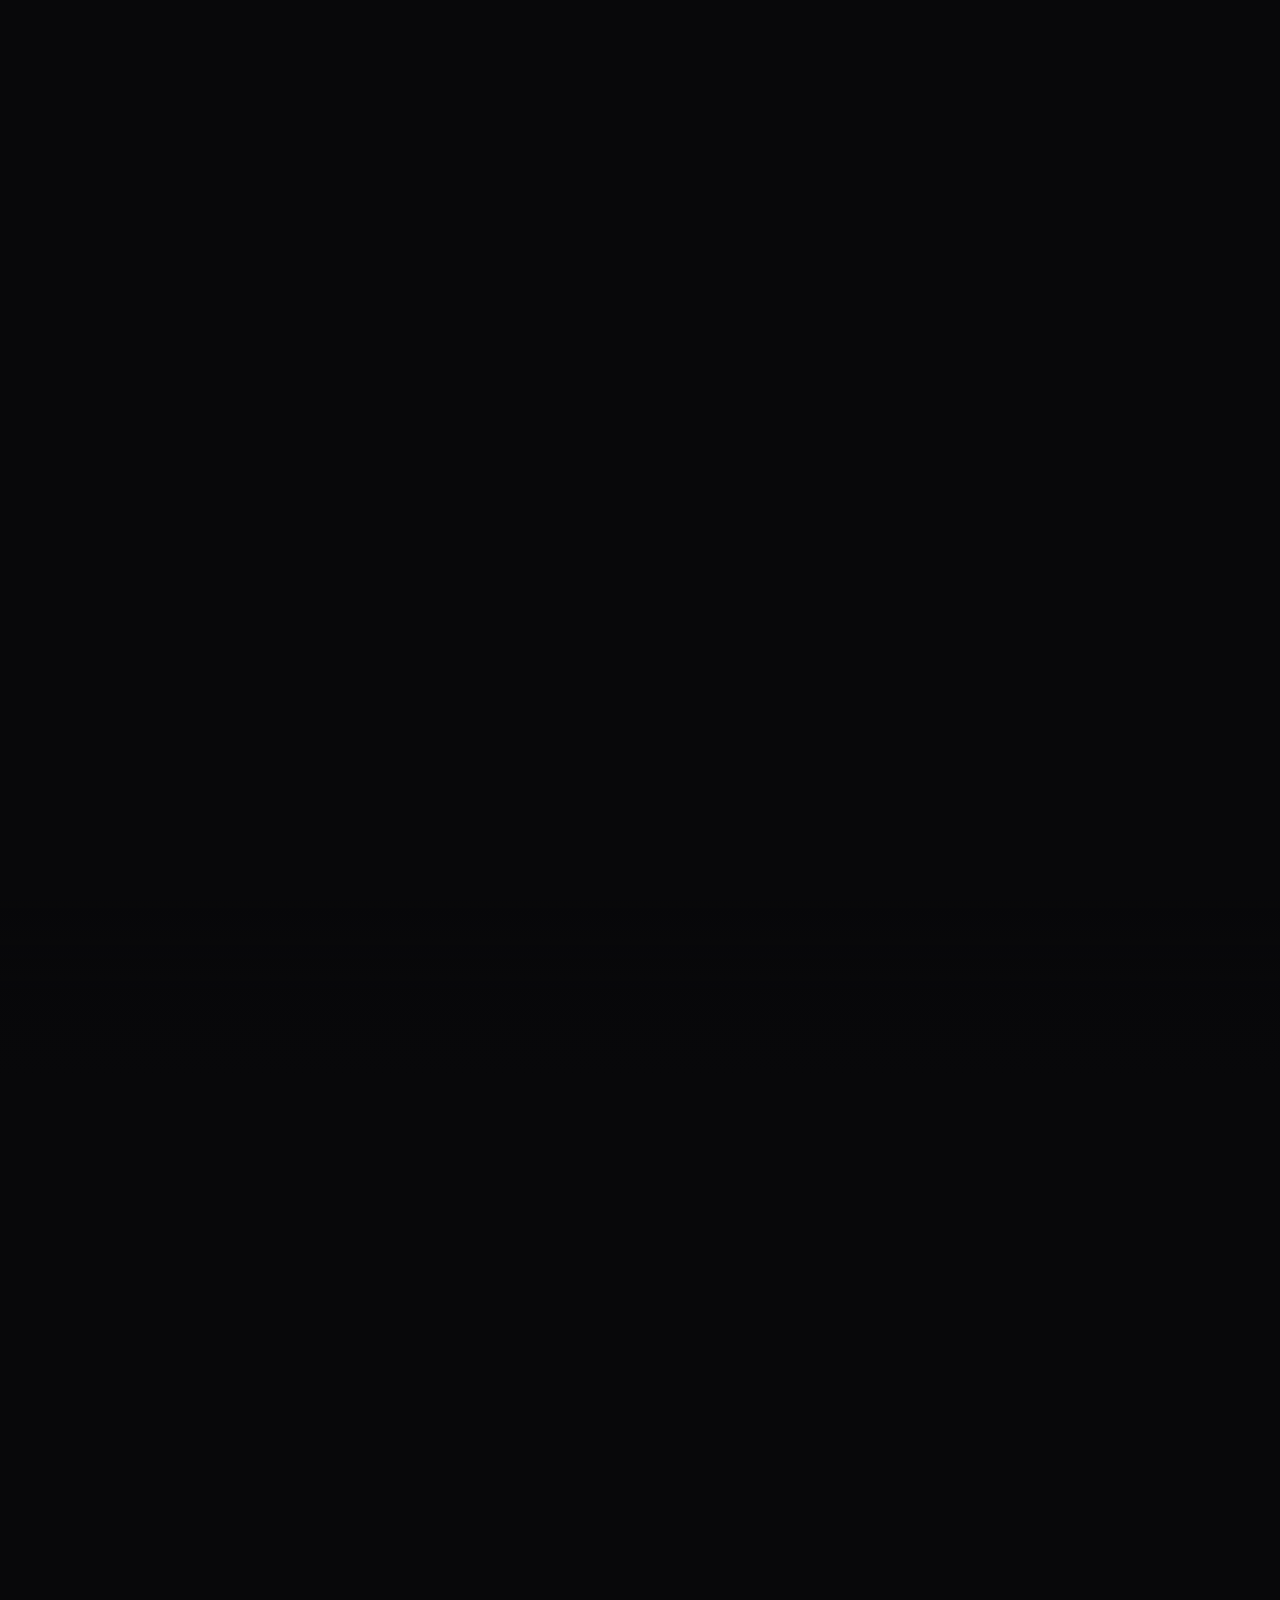
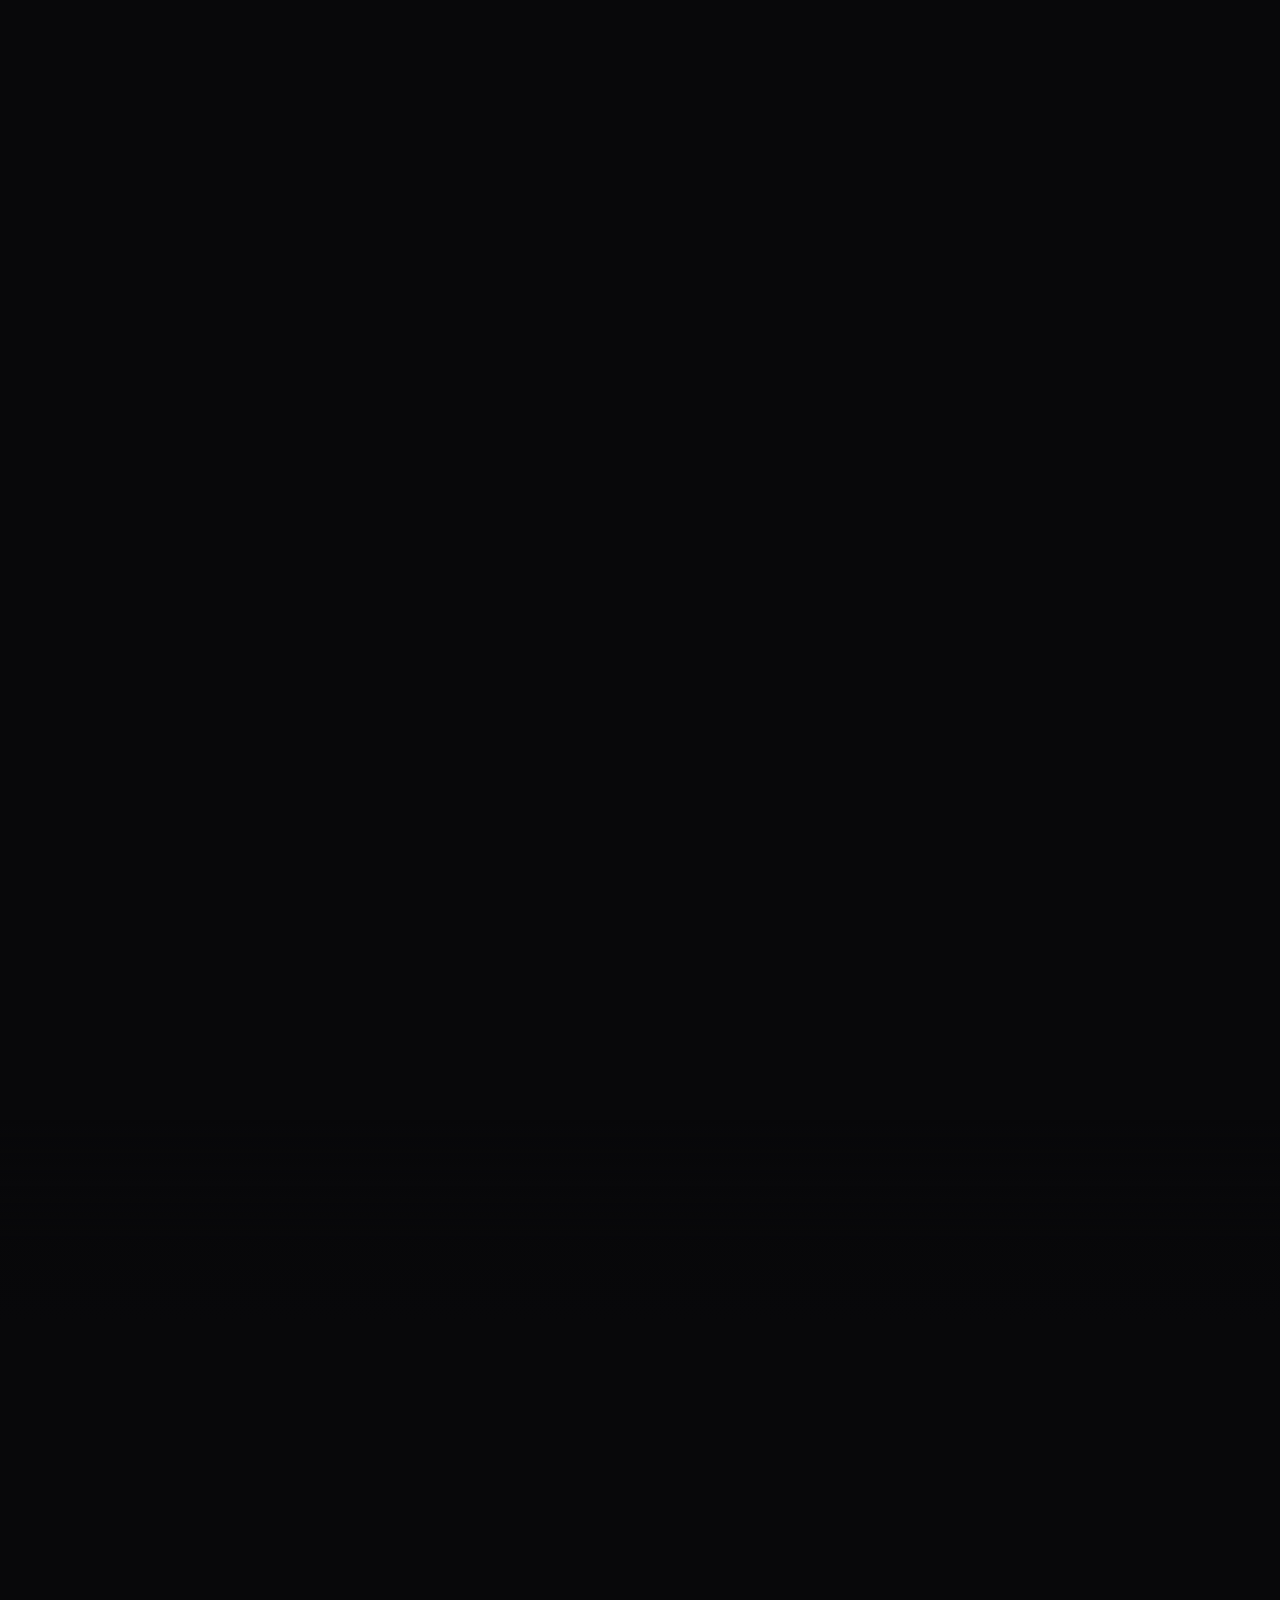
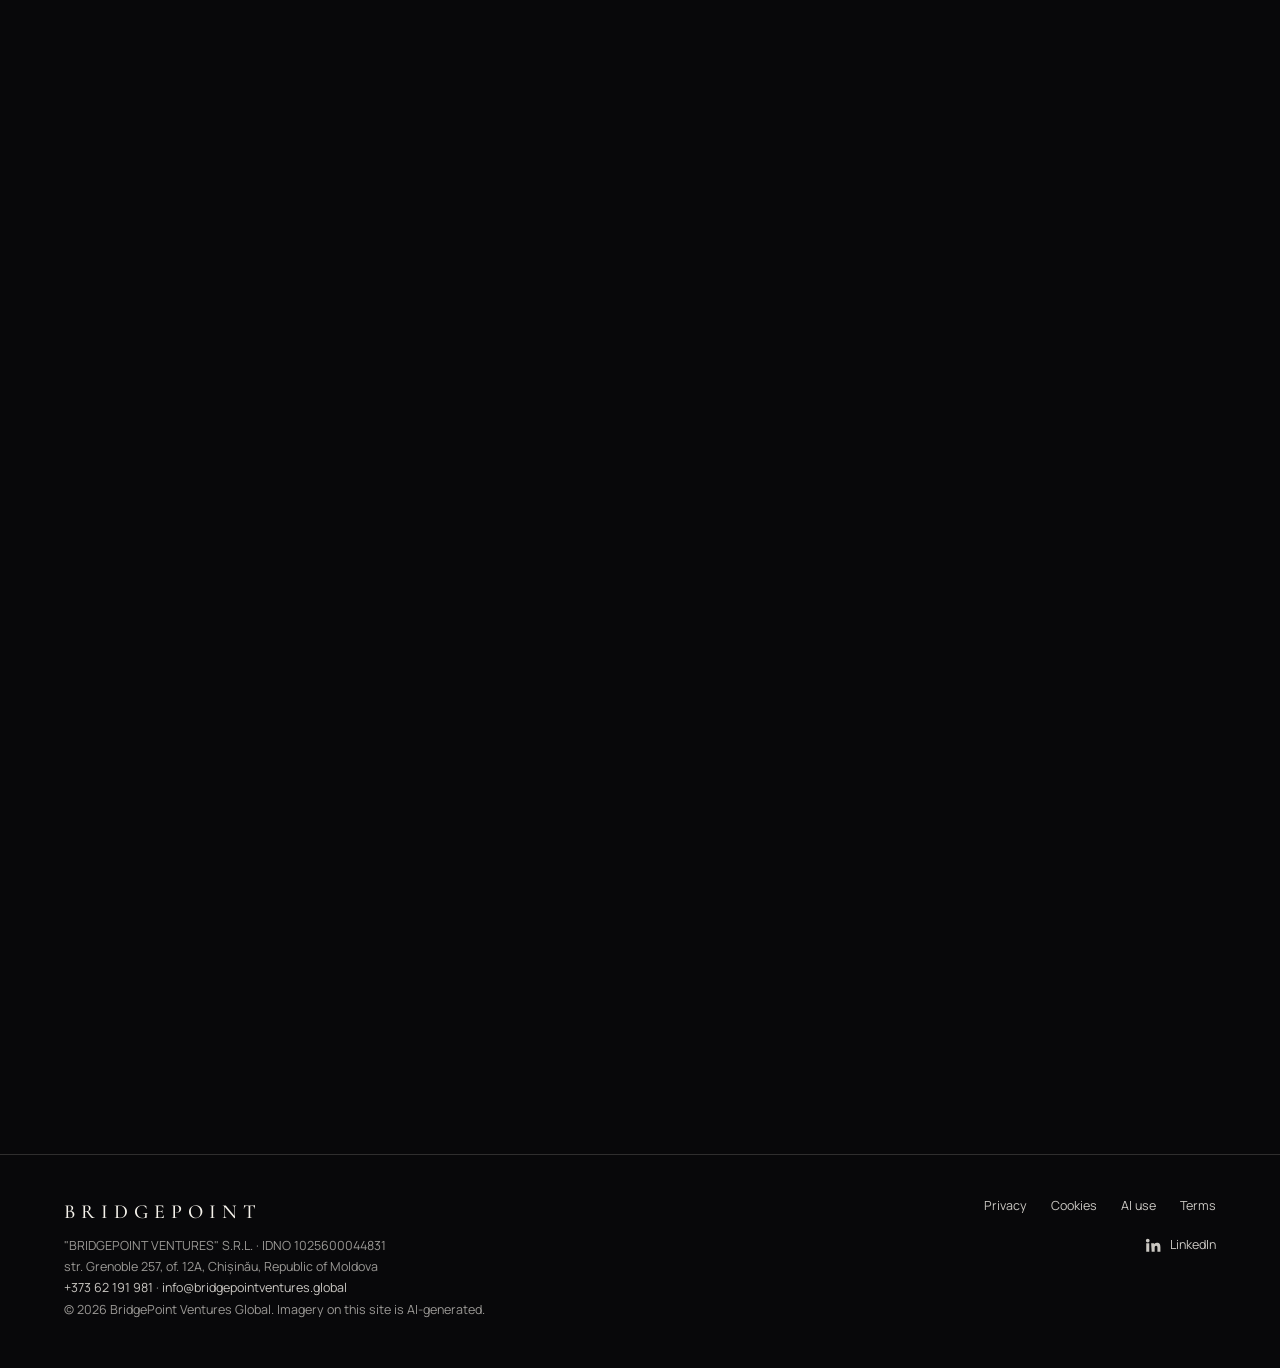
<file: index.html>
<!doctype html>
<html lang="en">
<head>
<meta charset="utf-8">
<meta http-equiv="Content-Security-Policy" content="default-src 'self'; script-src 'self' https://static.cloudflareinsights.com; style-src 'self'; img-src 'self' data:; media-src 'self'; font-src 'self'; connect-src 'self' https://cloudflareinsights.com; object-src 'none'; base-uri 'self'; form-action 'self'">
<meta name="referrer" content="strict-origin-when-cross-origin">
<meta name="viewport" content="width=device-width, initial-scale=1">
<title>BridgePoint Ventures Global · Doctor-led AI for business and healthcare</title>
<meta name="description" content="Doctor-led AI for business and healthcare. AI strategy, automation and systems for companies of every kind, HealthTech advisory, speaking and brand building. Founded by Dr Suzanne O'Connell, working worldwide.">
<meta name="theme-color" content="#08080A">
<meta name="trustpilot-one-time-domain-verification-id" content="f38e2ebd-95e1-4fe7-8add-2556df943580"/>
<link rel="canonical" href="https://bridgepointventures.global/">
<meta property="og:type" content="website">
<meta property="og:title" content="BridgePoint Ventures Global · Built to carry what matters">
<meta property="og:description" content="A doctor-founded company bringing AI to business and healthcare, and building the people who lead it.">
<meta property="og:url" content="https://bridgepointventures.global/">
<meta property="og:image" content="https://bridgepointventures.global/img/og.jpg">
<meta name="twitter:card" content="summary_large_image">
<link rel="icon" href="/favicon.svg" type="image/svg+xml">
<link rel="preload" href="/fonts/cormorant-garamond-latin-300-normal.woff2" as="font" type="font/woff2" crossorigin>
<link rel="preload" href="/fonts/manrope-latin-400-normal.woff2" as="font" type="font/woff2" crossorigin>
<link rel="preload" href="/img/hero.webp" as="image">
<link rel="stylesheet" href="/css/site.css?v=2026103011">
<script type="application/ld+json">{"@context": "https://schema.org", "@graph": [{"@type": "Organization", "@id": "https://bridgepointventures.global/#org", "name": "BridgePoint Ventures Global", "legalName": "BRIDGEPOINT VENTURES S.R.L.", "url": "https://bridgepointventures.global/", "logo": "https://bridgepointventures.global/favicon.svg", "image": "https://bridgepointventures.global/img/og.jpg", "email": "info@bridgepointventures.global", "telephone": "+373 62 191 981", "description": "A doctor-founded company bringing AI to business and healthcare, and building the people who lead it.", "areaServed": "Worldwide", "knowsAbout": ["Artificial intelligence", "AI automation for businesses", "AI strategy", "Health technology", "Public speaking", "Personal brand building", "Women's leadership"], "identifier": {"@type": "PropertyValue", "propertyID": "IDNO", "value": "1025600044831"}, "address": {"@type": "PostalAddress", "streetAddress": "str. Grenoble 257, of. 12A", "addressLocality": "Chișinău", "addressCountry": "MD"}, "founder": {"@id": "https://bridgepointventures.global/#founder"}}, {"@type": "Person", "@id": "https://bridgepointventures.global/#founder", "name": "Dr Suzanne O'Connell", "honorificPrefix": "Dr", "jobTitle": "Founder and CEO", "worksFor": {"@id": "https://bridgepointventures.global/#org"}, "description": "Doctor and engineer. Founder of BridgePoint Ventures Global, speaker on AI in healthcare and former Honorary Consul of Ireland in Moldova.", "alumniOf": {"@type": "CollegeOrUniversity", "name": "Trinity College Dublin"}, "knowsLanguage": ["English", "Romanian"], "award": ["Spirit of Ireland Award (2004)", "Pio Manzù Gold Medal (2007)"], "knowsAbout": ["Medicine", "Engineering", "Artificial intelligence in healthcare", "Obesity management"], "sameAs": ["https://www.linkedin.com/in/dr-suzanne-o-connell"]}, {"@type": "WebSite", "@id": "https://bridgepointventures.global/#site", "url": "https://bridgepointventures.global/", "name": "BridgePoint Ventures Global", "publisher": {"@id": "https://bridgepointventures.global/#org"}, "inLanguage": "en"}]}</script>
<script type="application/ld+json">{"@context": "https://schema.org", "@type": "FAQPage", "mainEntity": [{"@type": "Question", "name": "Who do you work with, and who is it not for?", "acceptedAnswer": {"@type": "Answer", "text": "Businesses of every kind, healthcare organisations, founders and experts who want AI, technology and visibility done properly. It is not for anyone looking for a quick template or a cheap shortcut."}}, {"@type": "Question", "name": "What happens on the first call?", "acceptedAnswer": {"@type": "Answer", "text": "Thirty minutes, no pitch. We listen, ask the questions that matter, and you leave with a clearer next step whether or not we work together."}}, {"@type": "Question", "name": "Who does the work?", "acceptedAnswer": {"@type": "Answer", "text": "Every engagement is led by Dr Suzanne, with specialist support behind her. You always know who is accountable."}}, {"@type": "Question", "name": "How long until we see results?", "acceptedAnswer": {"@type": "Answer", "text": "It depends on the scope and what you need. We agree a realistic timeline with you before any work starts."}}, {"@type": "Question", "name": "How does pricing work?", "acceptedAnswer": {"@type": "Answer", "text": "Every project is scoped after the first call. You get a clear proposal setting out what is included and what it costs before you commit to anything."}}, {"@type": "Question", "name": "Is our data safe?", "acceptedAnswer": {"@type": "Answer", "text": "Yes. Everything we build is secure by design and GDPR compliant, and we tell you clearly wherever AI is involved."}}, {"@type": "Question", "name": "Do you work outside Moldova?", "acceptedAnswer": {"@type": "Answer", "text": "Yes. We work worldwide, in English and Romanian."}}, {"@type": "Question", "name": "How are you different from an agency or a freelancer?", "acceptedAnswer": {"@type": "Answer", "text": "A doctor and engineer leads every engagement, so the work is clinically grounded and technically sound, not just marketing."}}]}</script>
<script src="/js/site.js?v=2026103011" defer></script>
</head>
<body>
<a class="skip" href="#main">Skip to content</a>

<div class="stage" aria-hidden="true">
  <div class="plate on" data-plate="0">
    <video id="heroVideo" muted playsinline loop preload="metadata" poster="/img/hero.webp"><source src="/img/hero.mp4" type="video/mp4"></video>
  </div>
  <div class="plate" data-plate="1"><img src="/img/approach.webp" srcset="/img/approach-960.webp 960w, /img/approach.webp 1920w" sizes="100vw" alt="" loading="lazy" decoding="async"></div>
  <div class="plate" data-plate="2"><img src="/img/ventures.webp" srcset="/img/ventures-960.webp 960w, /img/ventures.webp 1920w" sizes="100vw" alt="" loading="lazy" decoding="async"></div>
  <div class="scrim"></div>
</div>
<div class="guide-v" aria-hidden="true"></div><div class="dot a" aria-hidden="true"></div><div class="dot b" aria-hidden="true"></div>

<div class="intro" aria-hidden="true"><div class="mark">BRIDGEPOINT</div><div class="sub">VENTURES GLOBAL</div></div>

<header>
  <a class="logo" href="/" aria-label="BridgePoint Ventures Global, home">BRIDGEPOINT</a>
  <nav class="main" aria-label="Main"><a href="#who">Who we serve</a><a href="#ventures">What we do</a><a href="#approach">Approach</a><a href="#founder">Founder</a><a href="#faq">FAQ</a></nav>
  <div class="hdr-r"><a class="pill" href="#contact">Contact</a><button type="button" class="menu-btn" aria-expanded="false" aria-controls="mnav" aria-label="Open navigation"><span class="bars" aria-hidden="true"></span></button></div>
</header>
<div class="mnav" id="mnav" aria-hidden="true">
  <nav aria-label="Menu">
    <a href="#who"><span class="m-n">01</span>Who we serve</a>
    <a href="#ventures"><span class="m-n">02</span>What we do</a>
    <a href="#approach"><span class="m-n">03</span>Approach</a>
    <a href="#founder"><span class="m-n">04</span>Founder</a>
    <a href="#faq"><span class="m-n">05</span>FAQ</a>
    <a href="#contact"><span class="m-n">06</span>Contact</a>
  </nav>
  <p class="m-foot"><a href="mailto:info@bridgepointventures.global">info@bridgepointventures.global</a></p>
</div>

<main id="main">
  <section class="hero" data-scene="0" aria-labelledby="hero-h">
    <div>
      <p class="eyebrow fade">BridgePoint Ventures Global &nbsp;·&nbsp; AI &nbsp;·&nbsp; Health &nbsp;·&nbsp; People</p>
      <h1 id="hero-h"><span class="win"><span>Built to carry</span></span><span class="win"><span class="d1"><em>what matters.</em></span></span></h1>
      <p class="lede fade d3">A doctor-founded company bringing AI to business and healthcare, and building the people who lead it.</p>
      <div class="ctas fade d4"><a class="btn solid" href="#contact">Start a conversation</a><a class="btn ghost" href="#ventures">What we do</a></div>
    </div>
    <ul class="stats" aria-label="BridgePoint in numbers">
      <li class="stat d3"><b class="count" data-to="15">15</b><span>years in the C-suite</span></li>
      <li class="stat d4"><b class="count" data-to="26">26</b><span>years in clinical medicine</span></li>
      <li class="stat d5"><b class="count" data-to="31">31</b><span>years in engineering</span></li>
    </ul>
  </section>

  <section class="who" id="who" data-scene="0.5" aria-labelledby="who-h">
    <div class="who-head">
      <p class="eyebrow fade">Who we work with</p>
      <h2 id="who-h"><span class="win"><span>If this is you,</span></span><span class="win"><span class="d1"><em>let's talk.</em></span></span></h2>
      <button type="button" class="more-btn fade d2" aria-expanded="false" aria-controls="whoMore" data-open="Close" data-closed="See who we work with"><span class="more-label">See who we work with</span> <span class="more-ico" aria-hidden="true">+</span></button>
    </div>
    <div class="more" id="whoMore"><div class="more-inner"><div class="who-list">
      <a class="who-row" data-topic="AI for my business" href="https://calendly.com/bridgepointventures-info/30min" target="_blank" rel="noopener"><span class="w-n">01</span><span class="w-t">Businesses, in healthcare and beyond</span><span class="w-d">AI, automation and systems that save time without cutting corners, for clinics and for companies of every kind.</span><span class="w-a" aria-hidden="true">↗</span></a>
      <a class="who-row" data-topic="HealthTech" href="https://calendly.com/bridgepointventures-info/30min" target="_blank" rel="noopener"><span class="w-n">02</span><span class="w-t">HealthTech founders and clinical teams</span><span class="w-d">From idea to compliant product, with a clinician and an engineer at the table.</span><span class="w-a" aria-hidden="true">↗</span></a>
      <a class="who-row" data-topic="Speaking (BOOKED.MD)" href="https://calendly.com/bridgepointventures-info/30min" target="_blank" rel="noopener"><span class="w-n">03</span><span class="w-t">Experts who are the best-kept secret</span><span class="w-d">Overcome obscurity, get on the right stages and become well known.</span><span class="w-a" aria-hidden="true">↗</span></a>
      <a class="who-row" data-topic="Dr Suzanne" href="https://calendly.com/bridgepointventures-info/30min" target="_blank" rel="noopener"><span class="w-n">04</span><span class="w-t">Leaders and organisations</span><span class="w-d">Keynotes and practical AI training from a doctor who builds.</span><span class="w-a" aria-hidden="true">↗</span></a>
      <a class="who-row" data-topic="The Reinvention Room" href="https://calendly.com/bridgepointventures-info/30min" target="_blank" rel="noopener"><span class="w-n">05</span><span class="w-t">Women leading their next chapter</span><span class="w-d">Leadership, empowerment and reinvention for women ready for what comes next, at any stage of life.</span><span class="w-a" aria-hidden="true">↗</span></a>
    </div></div></div>
  </section>

  <section class="approach" id="approach" data-scene="1" aria-labelledby="approach-h">
    <p class="eyebrow fade">Our approach</p>
    <h2 id="approach-h"><span class="win"><span>Diagnose first,</span></span><span class="win"><span class="d1"><em>then build.</em></span></span></h2>
    <p class="lede fade d2">Every engagement starts by listening. We build once the real problem is clear.</p>
    <ol class="steps">
      <li class="step fade d3"><b>01</b><span>listen</span></li>
      <li class="step fade d4"><b>02</b><span>diagnose</span></li>
      <li class="step fade d5"><b>03</b><span>build</span></li>
    </ol>
  </section>

  <section class="ventures" id="ventures" data-scene="2" aria-labelledby="ventures-h">
    <p class="eyebrow fade">What we do</p>
    <h2 id="ventures-h"><span class="win"><span>Four practices, <em>one standard.</em></span></span></h2>
    <p class="lede fade d2">AI, health, visibility and leadership, each with its own focus and the same standard of care.</p>
    <ul class="rail" id="rail">
      <li class="fade d2"><a class="card" data-topic="AI for my business" href="https://calendly.com/bridgepointventures-info/30min" target="_blank" rel="noopener"><img src="/img/t2.webp" alt="" width="640" height="360" loading="lazy" decoding="async"><span class="n">BUSINESS AND ADVISORY</span><h3>AI for business</h3><p>Strategy, agents, automation and systems that save time without cutting corners, for companies of every kind.</p><span class="inc">AI strategy &nbsp;·&nbsp; Automation &nbsp;·&nbsp; Websites and apps</span><span class="link">Talk about AI for your business <span aria-hidden="true">↗</span></span></a></li>
      <li class="fade d3"><a class="card" data-topic="HealthTech" href="https://calendly.com/bridgepointventures-info/30min" target="_blank" rel="noopener"><img src="/img/t1.webp" alt="" width="640" height="360" loading="lazy" decoding="async"><span class="n">HEALTHTECH</span><h3>HealthTech</h3><p>Clinically grounded technology and advice for founders, clinics and health organisations, from idea to compliant product.</p><span class="inc">Advisory &nbsp;·&nbsp; barimetriq&#8482; &nbsp;·&nbsp; Bariatric Health Academy</span><span class="link">Talk about HealthTech <span aria-hidden="true">↗</span></span></a></li>
      <li class="fade d4"><a class="card" data-topic="Brand building" href="https://calendly.com/bridgepointventures-info/30min" target="_blank" rel="noopener"><img src="/img/t3.webp" alt="" width="640" height="360" loading="lazy" decoding="async"><span class="n">SPEAKING AND REINVENTION</span><h3>Brand building</h3><p>For experts who are the best-kept secret and women starting their next chapter. Get visible, get on the right stages and get paid for what you know.</p><span class="inc">BOOKED.MD &nbsp;·&nbsp; The Reinvention Room</span><span class="link">Talk about your brand <span aria-hidden="true">↗</span></span></a></li>
      <li class="fade d5"><a class="card" data-topic="Dr Suzanne" href="https://calendly.com/bridgepointventures-info/30min" target="_blank" rel="noopener"><img src="/img/t5.webp" alt="" width="640" height="360" loading="lazy" decoding="async"><span class="n">PERSONAL BRAND</span><h3>Dr Suzanne</h3><p>Keynotes, training and commentary on AI in business and healthcare, straight from a doctor who builds.</p><span class="inc">drsuzanne.md</span><span class="link">Book Dr Suzanne <span aria-hidden="true">↗</span></span></a></li>
    </ul>
  </section>

  <section class="proof" data-scene="3" aria-label="Stages and standards">
    <div class="proof-row stage-row">
      <p class="eyebrow fade">On stage at</p>
      <ul class="logos fade d1">
        <li data-logo="techarena"><img src="/img/logos/techarena.svg" alt="Tech Arena, Stockholm" title="Tech Arena, Stockholm" width="162" height="22" loading="lazy" decoding="async"></li>
        <li data-logo="vitalis"><img src="/img/logos/vitalis.png" alt="Vitalis, Gothenburg" title="Vitalis, Gothenburg" width="264" height="160" loading="lazy" decoding="async"></li>
        <li data-logo="smartcitylab"><img src="/img/logos/smartcitylab.svg" alt="Smart City Lab, Milan" title="Smart City Lab, Milan" width="340" height="54" loading="lazy" decoding="async"></li>
        <li data-logo="startup-moldova" class="has-cap"><img src="/img/logos/startup-moldova.png" alt="Startup Moldova Summit, Chișinău" title="Startup Moldova Summit, Chișinău" width="438" height="156" loading="lazy" decoding="async"><span class="logo-cap" aria-hidden="true">Summit</span></li>
        <li data-logo="rubikhub"><img src="/img/logos/rubikhub.svg" alt="RubikHub HealthTech, Iași" title="RubikHub HealthTech, Iași" width="149" height="64" loading="lazy" decoding="async"></li>
        <li data-logo="innomedcatalyst"><img src="/img/logos/innomedcatalyst.png" alt="InnoMedCatalyst, Piatra Neamț" title="InnoMedCatalyst, Piatra Neamț" width="248" height="160" loading="lazy" decoding="async"></li>
      </ul>
    </div>
    <div class="proof-row">
      <p class="eyebrow fade d2">Our standard</p>
      <h2 class="std-h"><span class="win"><span>Built to be trusted,</span></span><span class="win"><span class="d1"><em>by design.</em></span></span></h2>
      <ul class="standards">
        <li class="fade d2"><svg class="std-ico" viewBox="0 0 24 24" aria-hidden="true" focusable="false"><path d="M12 3l7 3v5c0 4.6-3 8.4-7 10-4-1.6-7-5.4-7-10V6z"/><path d="M9 12l2 2 4-4"/></svg><span class="std-n">01</span><h3>Secure by design</h3><p>Security is planned in from the first line, then tested and monitored.</p></li>
        <li class="fade d3"><svg class="std-ico" viewBox="0 0 24 24" aria-hidden="true" focusable="false"><rect x="5" y="10" width="14" height="10" rx="2"/><path d="M8 10V7a4 4 0 0 1 8 0v3"/><circle cx="12" cy="15" r="1.2"/></svg><span class="std-n">02</span><h3>GDPR compliant</h3><p>Personal data handled lawfully, kept to a minimum and only where it is needed.</p></li>
        <li class="fade d4"><svg class="std-ico" viewBox="0 0 24 24" aria-hidden="true" focusable="false"><path d="M2 12s3.6-7 10-7 10 7 10 7-3.6 7-10 7S2 12 2 12z"/><circle cx="12" cy="12" r="3"/></svg><span class="std-n">03</span><h3>EU AI Act transparency</h3><p>People always know when they are dealing with AI, and AI images are labelled.</p></li>
        <li class="fade d5"><svg class="std-ico" viewBox="0 0 24 24" aria-hidden="true" focusable="false"><path d="M3 12h4l2-5 4 10 2-5h6"/></svg><span class="std-n">04</span><h3>Human-led, clinically grounded</h3><p>Clinical judgement stays with people. AI does the heavy lifting.</p></li>
        <li class="fade d6"><svg class="std-ico" viewBox="0 0 24 24" aria-hidden="true" focusable="false"><path d="M12 21s-7-6.2-7-11.5A7 7 0 0 1 19 9.5C19 14.8 12 21 12 21z"/><circle cx="12" cy="9.5" r="2.5"/></svg><span class="std-n">05</span><h3>Moldova IT Park resident</h3><p>A registered technology company, based in Chișinău.</p></li>
        <li class="fade d7"><svg class="std-ico" viewBox="0 0 24 24" aria-hidden="true" focusable="false"><circle cx="12" cy="12" r="9"/><path d="M3 12h18M12 3c2.8 3 2.8 15 0 18M12 3c-2.8 3-2.8 15 0 18"/></svg><span class="std-n">06</span><h3>Working worldwide</h3><p>Clients across the USA, Europe, the Nordics, the Gulf and beyond.</p></li>
      </ul>
    </div>
  </section>

  <section class="founder" id="founder" data-scene="3" aria-labelledby="founder-h">
    <div>
      <p class="eyebrow fade">The founder</p>
      <h2 id="founder-h"><span class="win"><span>Dr Suzanne O'Connell</span></span><span class="win"><span class="d1"><em>doctor and engineer.</em></span></span></h2>
      <p class="lede fade d2">Thirty years across clinical medicine, international health and diplomacy. Twenty-four of them spent working with people who could not say what was wrong, which is where the habit of listening first comes from.</p>
      <p class="quote fade d3">Lead with empathy.</p>
      <a class="lnk fade d3" href="https://www.linkedin.com/in/dr-suzanne-o-connell" target="_blank" rel="noopener me">Connect on LinkedIn <span aria-hidden="true">↗</span></a>
      <button type="button" class="more-btn fade d4" aria-expanded="false" aria-controls="founderMore" data-open="Close credentials" data-closed="Full credentials"><span class="more-label">Full credentials</span> <span class="more-ico" aria-hidden="true">+</span></button>
    </div>
    <div class="more" id="founderMore"><div class="more-inner">
    <ul class="creds">
      <li class="fade d2"><span>Engineering, BA BAI</span><span>Trinity College Dublin</span></li>
      <li class="fade d3"><span>Medicine, BA MB BCh BAO</span><span>Trinity College Dublin</span></li>
      <li class="fade d3"><span>Registered medical practitioner</span><span>Irish Medical Council</span></li>
      <li class="fade d4"><span>CEO, international humanitarian medical organisation</span><span>ORM, 2012 to 2024</span></li>
      <li class="fade d4"><span>Former Honorary Consul of Ireland</span><span>Moldova</span></li>
      <li class="fade d5"><span>AI in Practice</span><span>TU Delft, 2026</span></li>
      <li class="fade d5"><span>Spirit of Ireland Award</span><span>2004</span></li>
      <li class="fade d6"><span>Pio Manzù Gold Medal</span><span>Rimini, 2007</span></li>
    </ul>
    </div></div>
  </section>

  <section class="faq" id="faq" data-scene="3" aria-labelledby="faq-h">
    <div class="faq-head">
      <p class="eyebrow fade">Questions</p>
      <h2 id="faq-h"><span class="win"><span>Before you <em>book a call.</em></span></span></h2>
      <button type="button" class="more-btn fade d2" aria-expanded="false" aria-controls="faqMore" data-open="Close" data-closed="See the questions"><span class="more-label">See the questions</span> <span class="more-ico" aria-hidden="true">+</span></button>
    </div>
    <div class="more" id="faqMore"><div class="more-inner"><div class="faq-list">
      <div class="qa"><h3 class="q"><span class="q-n">01</span>Who do you work with, and who is it not for?</h3><p class="a">Businesses of every kind, healthcare organisations, founders and experts who want AI, technology and visibility done properly. It is not for anyone looking for a quick template or a cheap shortcut.</p></div>
      <div class="qa"><h3 class="q"><span class="q-n">02</span>What happens on the first call?</h3><p class="a">Thirty minutes, no pitch. We listen, ask the questions that matter, and you leave with a clearer next step whether or not we work together.</p></div>
      <div class="qa"><h3 class="q"><span class="q-n">03</span>Who does the work?</h3><p class="a">Every engagement is led by Dr Suzanne, with specialist support behind her. You always know who is accountable.</p></div>
      <div class="qa"><h3 class="q"><span class="q-n">04</span>How long until we see results?</h3><p class="a">It depends on the scope and what you need. We agree a realistic timeline with you before any work starts.</p></div>
      <div class="qa"><h3 class="q"><span class="q-n">05</span>How does pricing work?</h3><p class="a">Every project is scoped after the first call. You get a clear proposal setting out what is included and what it costs before you commit to anything.</p></div>
      <div class="qa"><h3 class="q"><span class="q-n">06</span>Is our data safe?</h3><p class="a">Yes. Everything we build is secure by design and GDPR compliant, and we tell you clearly wherever AI is involved.</p></div>
      <div class="qa"><h3 class="q"><span class="q-n">07</span>Do you work outside Moldova?</h3><p class="a">Yes. We work worldwide, in English and Romanian.</p></div>
      <div class="qa"><h3 class="q"><span class="q-n">08</span>How are you different from an agency or a freelancer?</h3><p class="a">A doctor and engineer leads every engagement, so the work is clinically grounded and technically sound, not just marketing.</p></div>
    </div></div></div>
  </section>

  <section class="contact" id="contact" data-scene="4" aria-labelledby="contact-h">
    <p class="eyebrow fade">Start a conversation</p>
    <h2 id="contact-h"><span class="win"><span>What brings <em>you here?</em></span></span></h2>
    <fieldset class="topics fade d2">
      <legend>Choose a topic</legend>
      <button type="button" class="topic" aria-pressed="true" data-topic="AI for my business">AI for business</button>
      <button type="button" class="topic" aria-pressed="false" data-topic="HealthTech">HealthTech</button>
      <button type="button" class="topic" aria-pressed="false" data-topic="Brand building">Brand building</button>
      <button type="button" class="topic" aria-pressed="false" data-topic="Dr Suzanne">Dr Suzanne</button>
      <button type="button" class="topic" aria-pressed="false" data-topic="Something else">Something else</button>
    </fieldset>
    <a class="btn gold fade d3" id="bookBtn" href="https://calendly.com/bridgepointventures-info/30min" target="_blank" rel="noopener">Book a 30-minute call <span aria-hidden="true">↗</span></a>
    <p class="small fade d4">No pitch. You leave with a clearer next step either way.<br>Prefer email? <a href="mailto:info@bridgepointventures.global">info@bridgepointventures.global</a></p>
  </section>
</main>

<footer>
  <div>
    <div class="fl">BRIDGEPOINT</div>
    <div>"BRIDGEPOINT VENTURES" S.R.L. · IDNO 1025600044831</div>
    <div>str. Grenoble 257, of. 12A, Chișinău, Republic of Moldova</div>
    <div class="fc"><a href="tel:+37362191981">+373 62 191 981</a> · <a href="mailto:info@bridgepointventures.global">info@bridgepointventures.global</a></div>
    <div>© 2026 BridgePoint Ventures Global. Imagery on this site is AI-generated.</div>
  </div>
  <div class="fr"><nav aria-label="Legal"><a href="/privacy/">Privacy</a><a href="/cookies/">Cookies</a><a href="/ai-use/">AI use</a><a href="/terms/">Terms</a></nav>
    <nav class="social" aria-label="Social"><a href="https://www.linkedin.com/in/dr-suzanne-o-connell" target="_blank" rel="noopener me" aria-label="Dr Suzanne O'Connell on LinkedIn"><svg viewBox="0 0 24 24" width="18" height="18" aria-hidden="true" focusable="false"><path fill="currentColor" d="M4.98 3.5a2.5 2.5 0 1 1 0 5 2.5 2.5 0 0 1 0-5zM3 9.5h4V21H3zM9.5 9.5h3.8v1.6h.05c.53-1 1.83-2.05 3.77-2.05 4.03 0 4.78 2.65 4.78 6.1V21h-4v-5.1c0-1.22-.02-2.78-1.7-2.78-1.7 0-1.96 1.33-1.96 2.7V21h-4z"/></svg><span>LinkedIn</span></a></nav></div>
</footer>
<div class="note" aria-hidden="true">SCROLL</div>
</body>
</html>
</file>
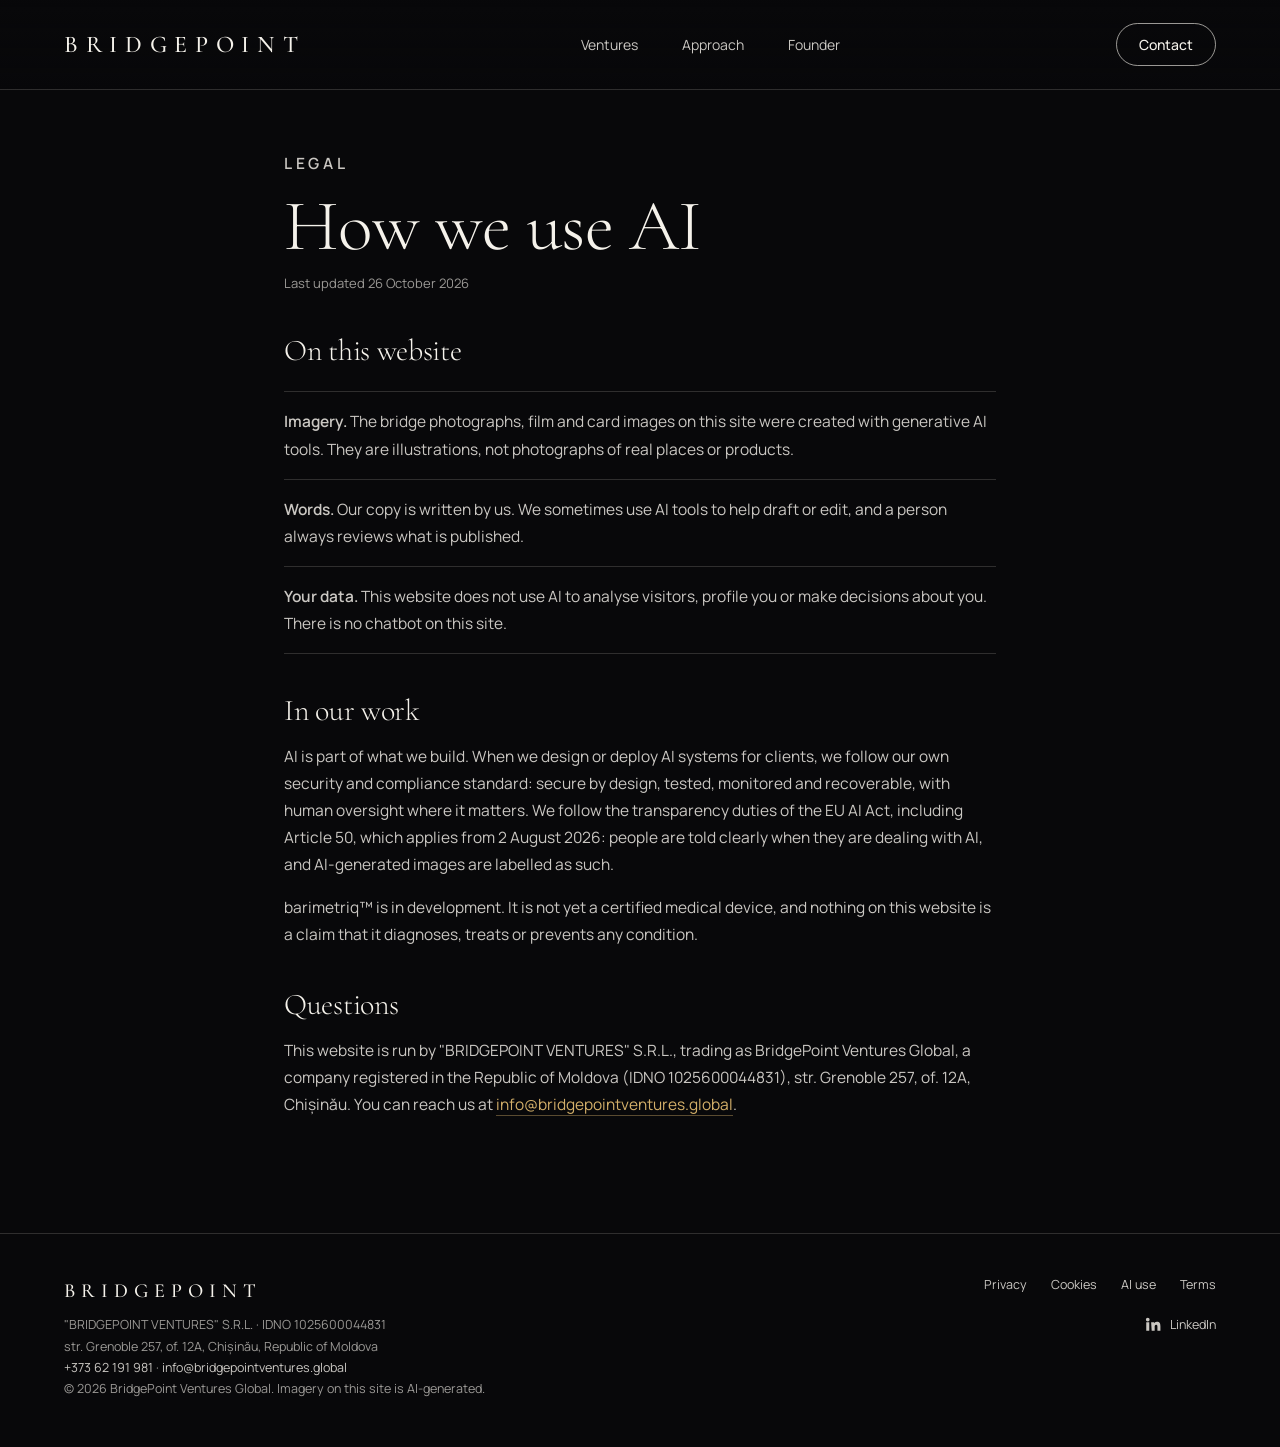
<file: ai-use/index.html>
<!doctype html>
<html lang="en">
<head>
<meta charset="utf-8">
<meta http-equiv="Content-Security-Policy" content="default-src 'self'; script-src 'self' https://static.cloudflareinsights.com; style-src 'self'; img-src 'self' data:; media-src 'self'; font-src 'self'; connect-src 'self' https://cloudflareinsights.com; object-src 'none'; base-uri 'self'; form-action 'self'">
<meta name="referrer" content="strict-origin-when-cross-origin">
<meta name="viewport" content="width=device-width, initial-scale=1">
<title>How we use AI · BridgePoint Ventures Global</title>
<meta name="description" content="How BridgePoint Ventures Global uses artificial intelligence.">
<meta name="theme-color" content="#08080A">
<meta name="robots" content="index,follow">
<link rel="canonical" href="https://bridgepointventures.global/ai-use/">
<link rel="icon" href="/favicon.svg" type="image/svg+xml">
<link rel="stylesheet" href="/css/site.css?v=2026102802">
</head>
<body class="ready solid-bg">
<a class="skip" href="#main">Skip to content</a>
<header>
  <a class="logo" href="/" aria-label="BridgePoint Ventures Global, home">BRIDGEPOINT</a>
  <nav class="main" aria-label="Main"><a href="/#ventures">Ventures</a><a href="/#approach">Approach</a><a href="/#founder">Founder</a></nav>
  <a class="pill" href="/#contact">Contact</a>
</header>
<main id="main" class="legal">
<p class="eyebrow">Legal</p>
<h1>How we use AI</h1>
<p class="meta">Last updated 26 October 2026</p>

<h2>On this website</h2>
<ul>
<li><strong>Imagery.</strong> The bridge photographs, film and card images on this site were created with generative AI tools. They are illustrations, not photographs of real places or products.</li>
<li><strong>Words.</strong> Our copy is written by us. We sometimes use AI tools to help draft or edit, and a person always reviews what is published.</li>
<li><strong>Your data.</strong> This website does not use AI to analyse visitors, profile you or make decisions about you. There is no chatbot on this site.</li>
</ul>
<h2>In our work</h2>
<p>AI is part of what we build. When we design or deploy AI systems for clients, we follow our own security and compliance standard: secure by design, tested, monitored and recoverable, with human oversight where it matters. We follow the transparency duties of the EU AI Act, including Article 50, which applies from 2 August 2026: people are told clearly when they are dealing with AI, and AI-generated images are labelled as such.</p>
<p>barimetriq™ is in development. It is not yet a certified medical device, and nothing on this website is a claim that it diagnoses, treats or prevents any condition.</p>
<h2>Questions</h2>
<p>This website is run by "BRIDGEPOINT VENTURES" S.R.L., trading as BridgePoint Ventures Global, a company registered in the Republic of Moldova (IDNO 1025600044831), str. Grenoble 257, of. 12A, Chișinău. You can reach us at <a href="mailto:info@bridgepointventures.global">info@bridgepointventures.global</a>.</p>

</main>
<footer>
  <div>
    <div class="fl">BRIDGEPOINT</div>
    <div>"BRIDGEPOINT VENTURES" S.R.L. · IDNO 1025600044831</div>
    <div>str. Grenoble 257, of. 12A, Chișinău, Republic of Moldova</div>
    <div class="fc"><a href="tel:+37362191981">+373 62 191 981</a> · <a href="mailto:info@bridgepointventures.global">info@bridgepointventures.global</a></div>
    <div>© 2026 BridgePoint Ventures Global. Imagery on this site is AI-generated.</div>
  </div>
  <div class="fr"><nav aria-label="Legal"><a href="/privacy/">Privacy</a><a href="/cookies/">Cookies</a><a href="/ai-use/">AI use</a><a href="/terms/">Terms</a></nav>
    <nav class="social" aria-label="Social"><a href="https://www.linkedin.com/in/dr-suzanne-o-connell" target="_blank" rel="noopener me" aria-label="Dr Suzanne O'Connell on LinkedIn"><svg viewBox="0 0 24 24" width="18" height="18" aria-hidden="true" focusable="false"><path fill="currentColor" d="M4.98 3.5a2.5 2.5 0 1 1 0 5 2.5 2.5 0 0 1 0-5zM3 9.5h4V21H3zM9.5 9.5h3.8v1.6h.05c.53-1 1.83-2.05 3.77-2.05 4.03 0 4.78 2.65 4.78 6.1V21h-4v-5.1c0-1.22-.02-2.78-1.7-2.78-1.7 0-1.96 1.33-1.96 2.7V21h-4z"/></svg><span>LinkedIn</span></a></nav></div>
</footer>
</body>
</html>
</file>
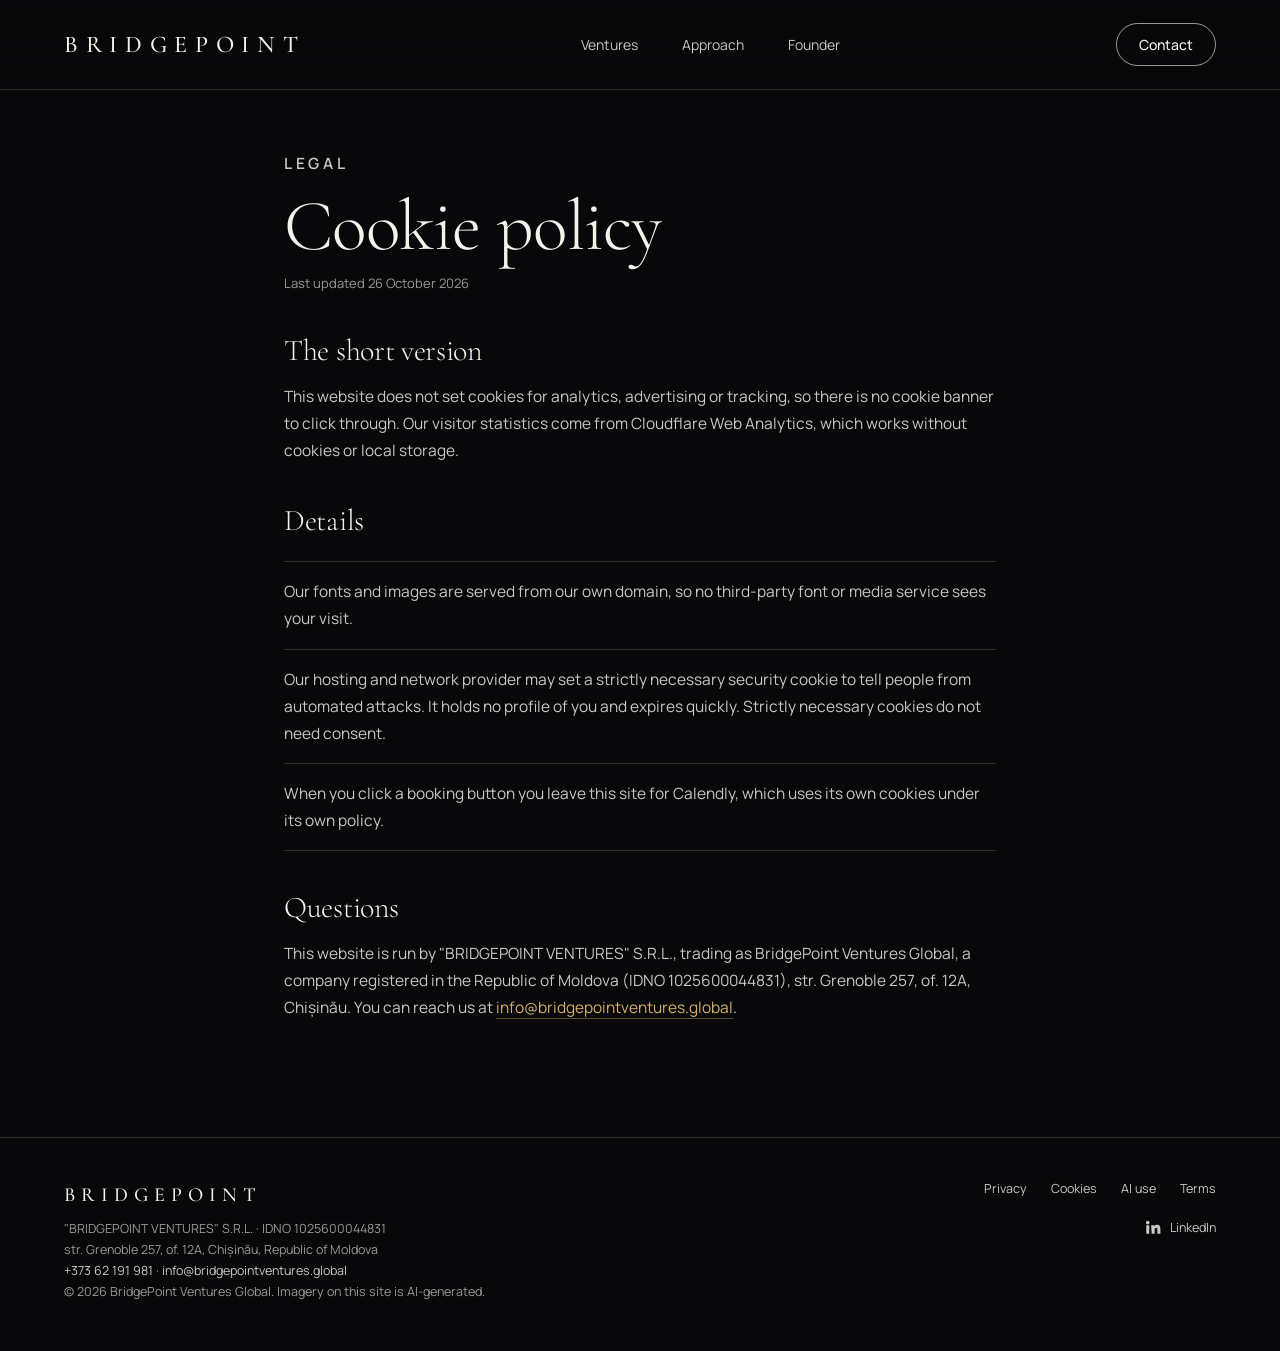
<file: cookies/index.html>
<!doctype html>
<html lang="en">
<head>
<meta charset="utf-8">
<meta http-equiv="Content-Security-Policy" content="default-src 'self'; script-src 'self' https://static.cloudflareinsights.com; style-src 'self'; img-src 'self' data:; media-src 'self'; font-src 'self'; connect-src 'self' https://cloudflareinsights.com; object-src 'none'; base-uri 'self'; form-action 'self'">
<meta name="referrer" content="strict-origin-when-cross-origin">
<meta name="viewport" content="width=device-width, initial-scale=1">
<title>Cookie policy · BridgePoint Ventures Global</title>
<meta name="description" content="Cookies on the BridgePoint Ventures Global website.">
<meta name="theme-color" content="#08080A">
<meta name="robots" content="index,follow">
<link rel="canonical" href="https://bridgepointventures.global/cookies/">
<link rel="icon" href="/favicon.svg" type="image/svg+xml">
<link rel="stylesheet" href="/css/site.css?v=2026102802">
</head>
<body class="ready solid-bg">
<a class="skip" href="#main">Skip to content</a>
<header>
  <a class="logo" href="/" aria-label="BridgePoint Ventures Global, home">BRIDGEPOINT</a>
  <nav class="main" aria-label="Main"><a href="/#ventures">Ventures</a><a href="/#approach">Approach</a><a href="/#founder">Founder</a></nav>
  <a class="pill" href="/#contact">Contact</a>
</header>
<main id="main" class="legal">
<p class="eyebrow">Legal</p>
<h1>Cookie policy</h1>
<p class="meta">Last updated 26 October 2026</p>

<h2>The short version</h2>
<p>This website does not set cookies for analytics, advertising or tracking, so there is no cookie banner to click through. Our visitor statistics come from Cloudflare Web Analytics, which works without cookies or local storage.</p>
<h2>Details</h2>
<ul>
<li>Our fonts and images are served from our own domain, so no third-party font or media service sees your visit.</li>
<li>Our hosting and network provider may set a strictly necessary security cookie to tell people from automated attacks. It holds no profile of you and expires quickly. Strictly necessary cookies do not need consent.</li>
<li>When you click a booking button you leave this site for Calendly, which uses its own cookies under its own policy.</li>
</ul>
<h2>Questions</h2>
<p>This website is run by "BRIDGEPOINT VENTURES" S.R.L., trading as BridgePoint Ventures Global, a company registered in the Republic of Moldova (IDNO 1025600044831), str. Grenoble 257, of. 12A, Chișinău. You can reach us at <a href="mailto:info@bridgepointventures.global">info@bridgepointventures.global</a>.</p>

</main>
<footer>
  <div>
    <div class="fl">BRIDGEPOINT</div>
    <div>"BRIDGEPOINT VENTURES" S.R.L. · IDNO 1025600044831</div>
    <div>str. Grenoble 257, of. 12A, Chișinău, Republic of Moldova</div>
    <div class="fc"><a href="tel:+37362191981">+373 62 191 981</a> · <a href="mailto:info@bridgepointventures.global">info@bridgepointventures.global</a></div>
    <div>© 2026 BridgePoint Ventures Global. Imagery on this site is AI-generated.</div>
  </div>
  <div class="fr"><nav aria-label="Legal"><a href="/privacy/">Privacy</a><a href="/cookies/">Cookies</a><a href="/ai-use/">AI use</a><a href="/terms/">Terms</a></nav>
    <nav class="social" aria-label="Social"><a href="https://www.linkedin.com/in/dr-suzanne-o-connell" target="_blank" rel="noopener me" aria-label="Dr Suzanne O'Connell on LinkedIn"><svg viewBox="0 0 24 24" width="18" height="18" aria-hidden="true" focusable="false"><path fill="currentColor" d="M4.98 3.5a2.5 2.5 0 1 1 0 5 2.5 2.5 0 0 1 0-5zM3 9.5h4V21H3zM9.5 9.5h3.8v1.6h.05c.53-1 1.83-2.05 3.77-2.05 4.03 0 4.78 2.65 4.78 6.1V21h-4v-5.1c0-1.22-.02-2.78-1.7-2.78-1.7 0-1.96 1.33-1.96 2.7V21h-4z"/></svg><span>LinkedIn</span></a></nav></div>
</footer>
</body>
</html>
</file>
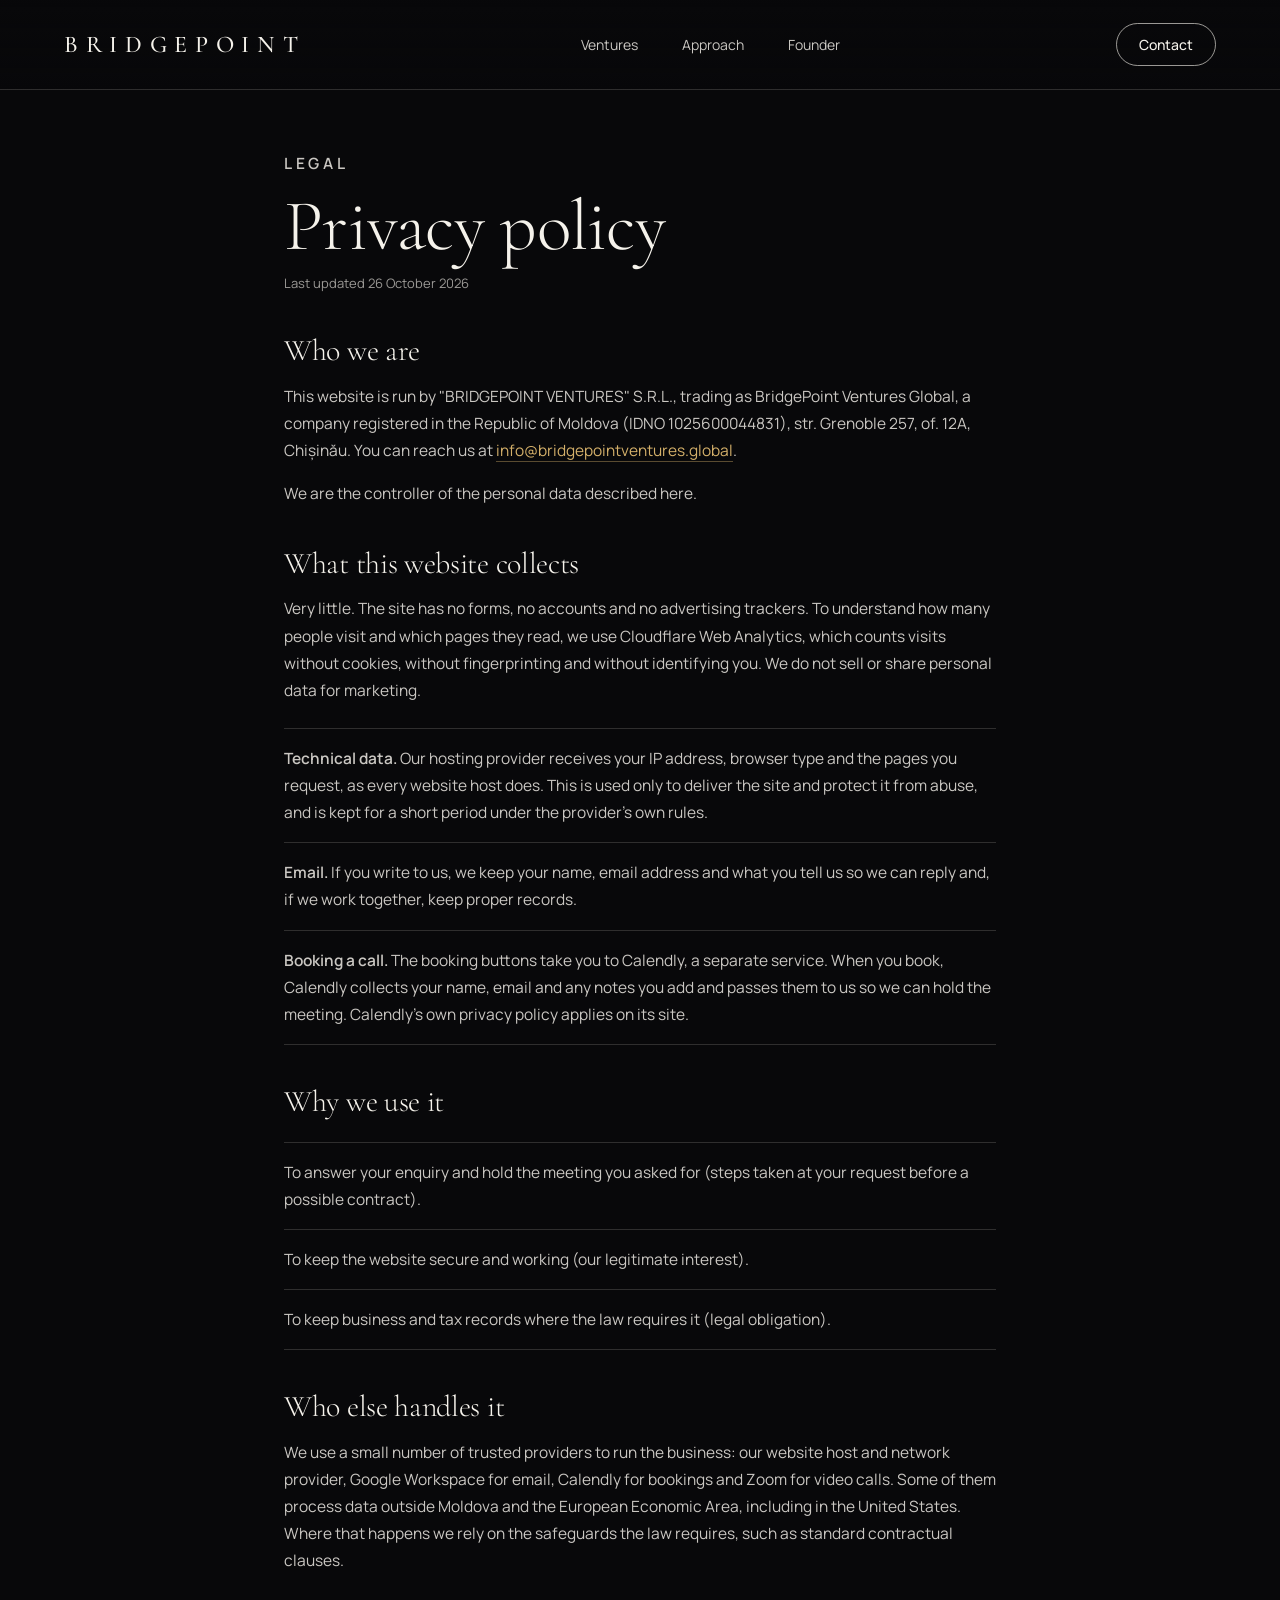
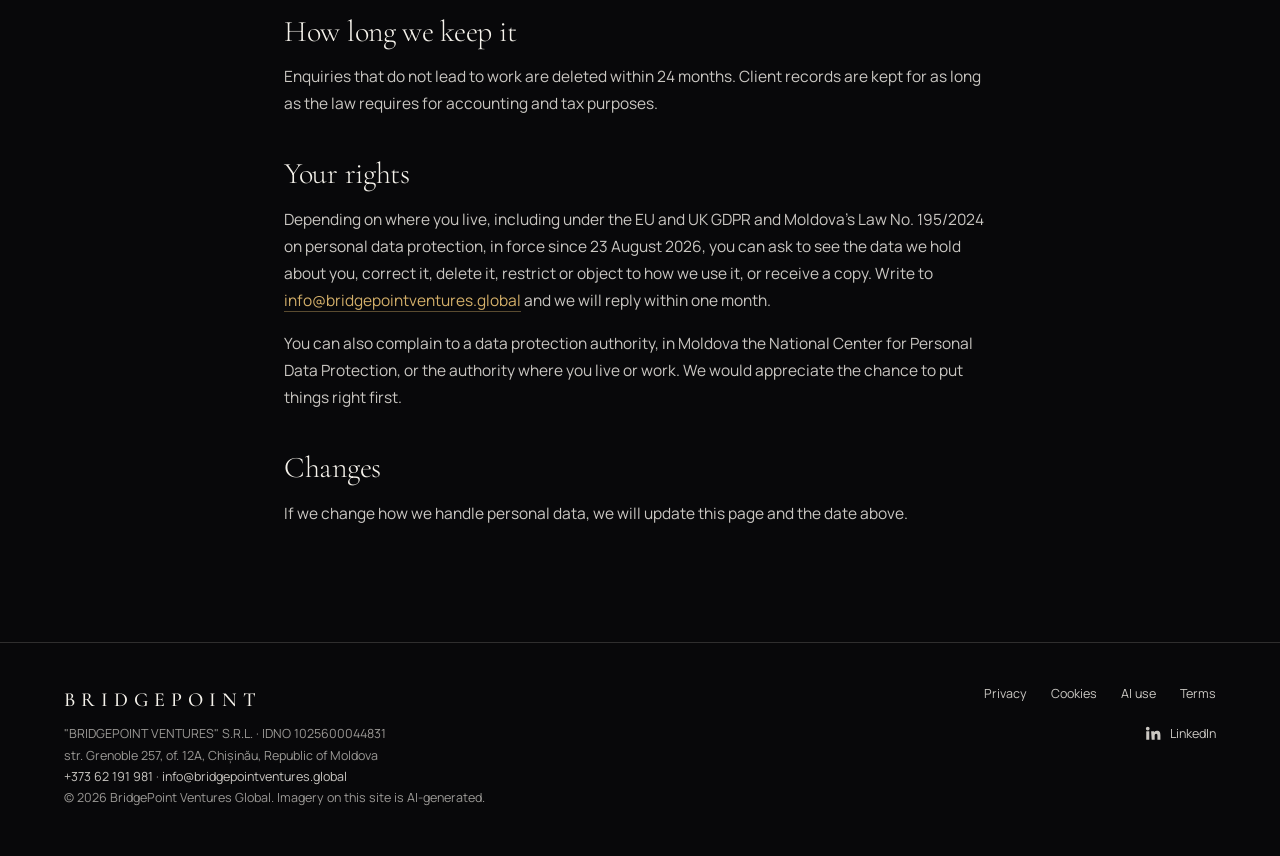
<file: privacy/index.html>
<!doctype html>
<html lang="en">
<head>
<meta charset="utf-8">
<meta http-equiv="Content-Security-Policy" content="default-src 'self'; script-src 'self' https://static.cloudflareinsights.com; style-src 'self'; img-src 'self' data:; media-src 'self'; font-src 'self'; connect-src 'self' https://cloudflareinsights.com; object-src 'none'; base-uri 'self'; form-action 'self'">
<meta name="referrer" content="strict-origin-when-cross-origin">
<meta name="viewport" content="width=device-width, initial-scale=1">
<title>Privacy policy · BridgePoint Ventures Global</title>
<meta name="description" content="How BridgePoint Ventures Global handles personal data.">
<meta name="theme-color" content="#08080A">
<meta name="robots" content="index,follow">
<link rel="canonical" href="https://bridgepointventures.global/privacy/">
<link rel="icon" href="/favicon.svg" type="image/svg+xml">
<link rel="stylesheet" href="/css/site.css?v=2026102802">
</head>
<body class="ready solid-bg">
<a class="skip" href="#main">Skip to content</a>
<header>
  <a class="logo" href="/" aria-label="BridgePoint Ventures Global, home">BRIDGEPOINT</a>
  <nav class="main" aria-label="Main"><a href="/#ventures">Ventures</a><a href="/#approach">Approach</a><a href="/#founder">Founder</a></nav>
  <a class="pill" href="/#contact">Contact</a>
</header>
<main id="main" class="legal">
<p class="eyebrow">Legal</p>
<h1>Privacy policy</h1>
<p class="meta">Last updated 26 October 2026</p>

<h2>Who we are</h2>
<p>This website is run by "BRIDGEPOINT VENTURES" S.R.L., trading as BridgePoint Ventures Global, a company registered in the Republic of Moldova (IDNO 1025600044831), str. Grenoble 257, of. 12A, Chișinău. You can reach us at <a href="mailto:info@bridgepointventures.global">info@bridgepointventures.global</a>.</p>
<p>We are the controller of the personal data described here.</p>
<h2>What this website collects</h2>
<p>Very little. The site has no forms, no accounts and no advertising trackers. To understand how many people visit and which pages they read, we use Cloudflare Web Analytics, which counts visits without cookies, without fingerprinting and without identifying you. We do not sell or share personal data for marketing.</p>
<ul>
<li><strong>Technical data.</strong> Our hosting provider receives your IP address, browser type and the pages you request, as every website host does. This is used only to deliver the site and protect it from abuse, and is kept for a short period under the provider's own rules.</li>
<li><strong>Email.</strong> If you write to us, we keep your name, email address and what you tell us so we can reply and, if we work together, keep proper records.</li>
<li><strong>Booking a call.</strong> The booking buttons take you to Calendly, a separate service. When you book, Calendly collects your name, email and any notes you add and passes them to us so we can hold the meeting. Calendly's own privacy policy applies on its site.</li>
</ul>
<h2>Why we use it</h2>
<ul>
<li>To answer your enquiry and hold the meeting you asked for (steps taken at your request before a possible contract).</li>
<li>To keep the website secure and working (our legitimate interest).</li>
<li>To keep business and tax records where the law requires it (legal obligation).</li>
</ul>
<h2>Who else handles it</h2>
<p>We use a small number of trusted providers to run the business: our website host and network provider, Google Workspace for email, Calendly for bookings and Zoom for video calls. Some of them process data outside Moldova and the European Economic Area, including in the United States. Where that happens we rely on the safeguards the law requires, such as standard contractual clauses.</p>
<h2>How long we keep it</h2>
<p>Enquiries that do not lead to work are deleted within 24 months. Client records are kept for as long as the law requires for accounting and tax purposes.</p>
<h2>Your rights</h2>
<p>Depending on where you live, including under the EU and UK GDPR and Moldova's Law No. 195/2024 on personal data protection, in force since 23 August 2026, you can ask to see the data we hold about you, correct it, delete it, restrict or object to how we use it, or receive a copy. Write to <a href="mailto:info@bridgepointventures.global">info@bridgepointventures.global</a> and we will reply within one month.</p>
<p>You can also complain to a data protection authority, in Moldova the National Center for Personal Data Protection, or the authority where you live or work. We would appreciate the chance to put things right first.</p>
<h2>Changes</h2>
<p>If we change how we handle personal data, we will update this page and the date above.</p>

</main>
<footer>
  <div>
    <div class="fl">BRIDGEPOINT</div>
    <div>"BRIDGEPOINT VENTURES" S.R.L. · IDNO 1025600044831</div>
    <div>str. Grenoble 257, of. 12A, Chișinău, Republic of Moldova</div>
    <div class="fc"><a href="tel:+37362191981">+373 62 191 981</a> · <a href="mailto:info@bridgepointventures.global">info@bridgepointventures.global</a></div>
    <div>© 2026 BridgePoint Ventures Global. Imagery on this site is AI-generated.</div>
  </div>
  <div class="fr"><nav aria-label="Legal"><a href="/privacy/">Privacy</a><a href="/cookies/">Cookies</a><a href="/ai-use/">AI use</a><a href="/terms/">Terms</a></nav>
    <nav class="social" aria-label="Social"><a href="https://www.linkedin.com/in/dr-suzanne-o-connell" target="_blank" rel="noopener me" aria-label="Dr Suzanne O'Connell on LinkedIn"><svg viewBox="0 0 24 24" width="18" height="18" aria-hidden="true" focusable="false"><path fill="currentColor" d="M4.98 3.5a2.5 2.5 0 1 1 0 5 2.5 2.5 0 0 1 0-5zM3 9.5h4V21H3zM9.5 9.5h3.8v1.6h.05c.53-1 1.83-2.05 3.77-2.05 4.03 0 4.78 2.65 4.78 6.1V21h-4v-5.1c0-1.22-.02-2.78-1.7-2.78-1.7 0-1.96 1.33-1.96 2.7V21h-4z"/></svg><span>LinkedIn</span></a></nav></div>
</footer>
</body>
</html>
</file>
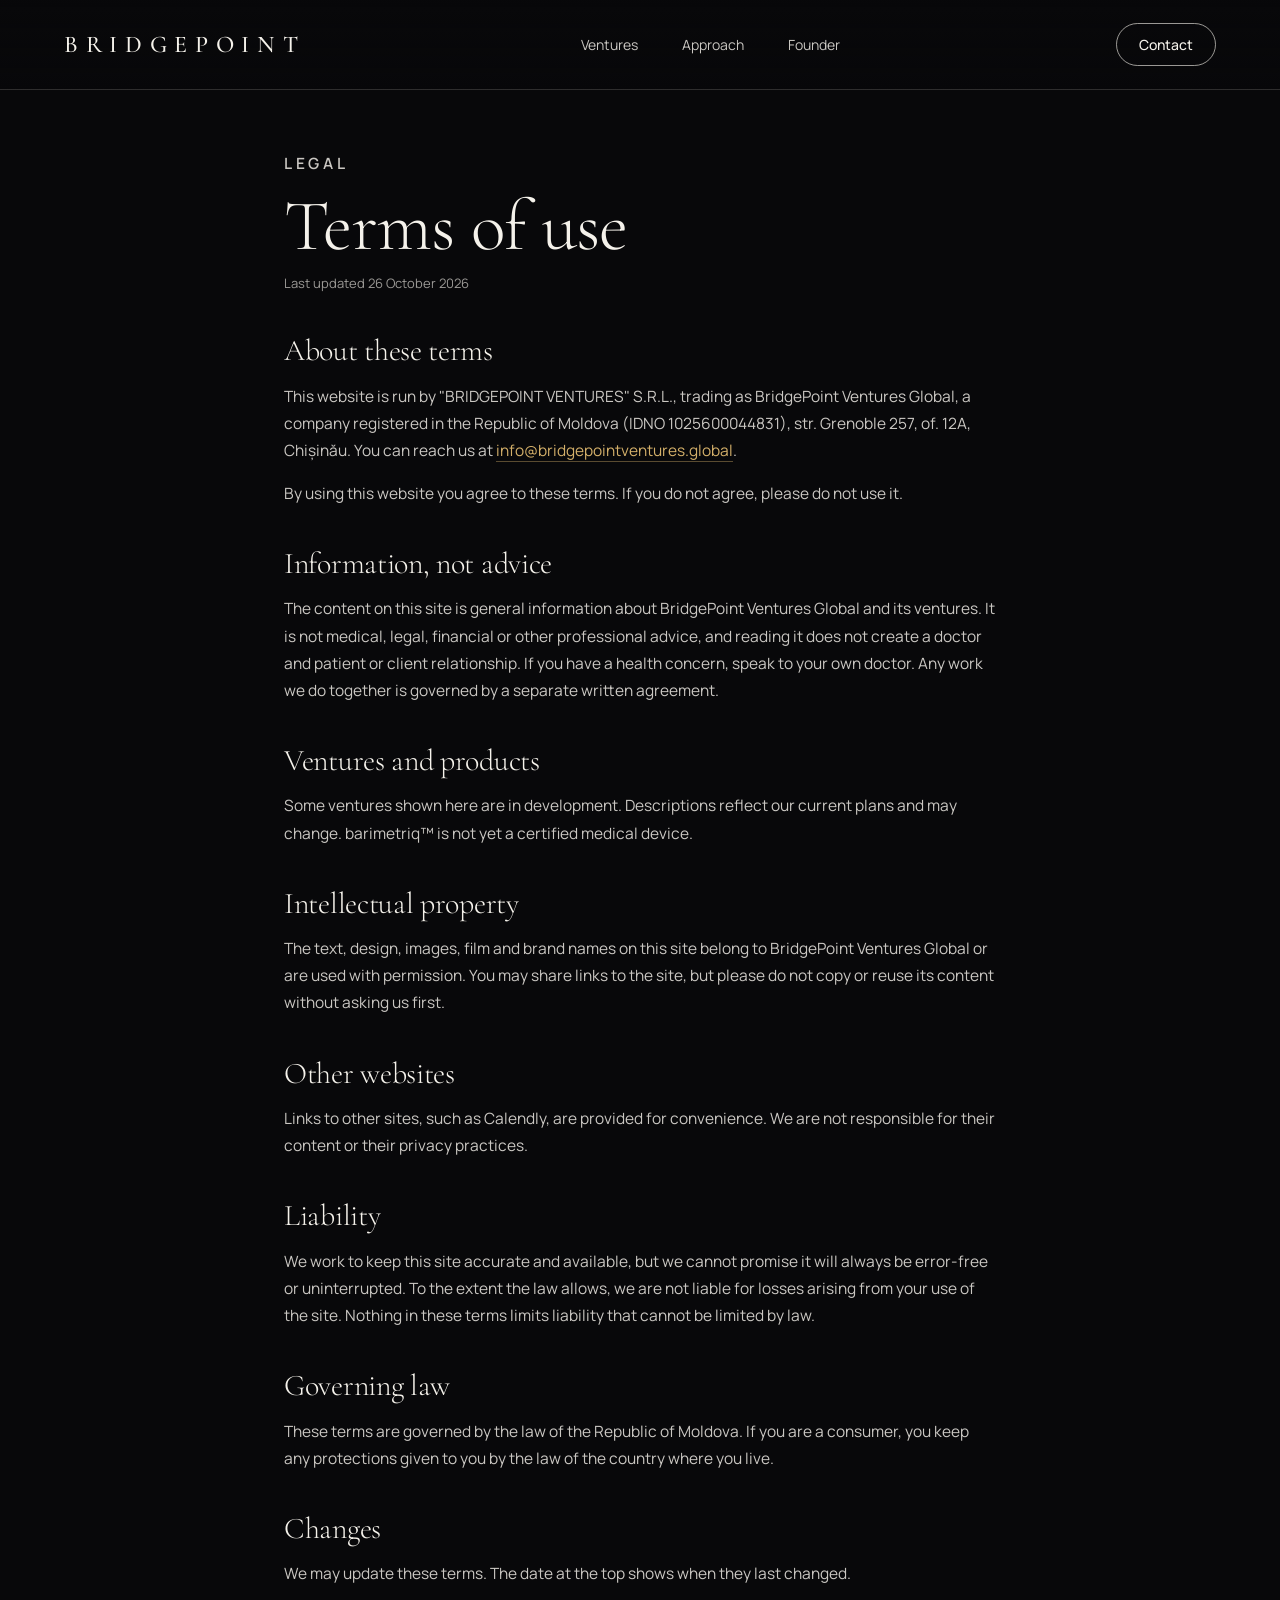
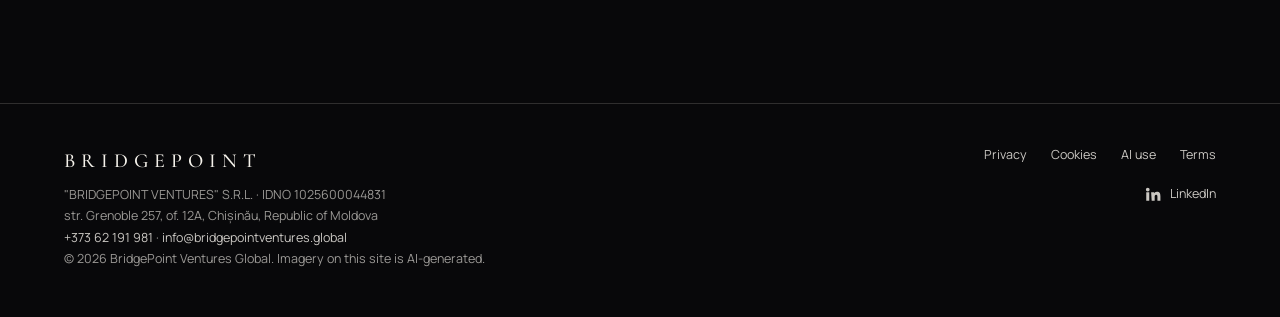
<file: terms/index.html>
<!doctype html>
<html lang="en">
<head>
<meta charset="utf-8">
<meta http-equiv="Content-Security-Policy" content="default-src 'self'; script-src 'self' https://static.cloudflareinsights.com; style-src 'self'; img-src 'self' data:; media-src 'self'; font-src 'self'; connect-src 'self' https://cloudflareinsights.com; object-src 'none'; base-uri 'self'; form-action 'self'">
<meta name="referrer" content="strict-origin-when-cross-origin">
<meta name="viewport" content="width=device-width, initial-scale=1">
<title>Terms of use · BridgePoint Ventures Global</title>
<meta name="description" content="Terms of use for the BridgePoint Ventures Global website.">
<meta name="theme-color" content="#08080A">
<meta name="robots" content="index,follow">
<link rel="canonical" href="https://bridgepointventures.global/terms/">
<link rel="icon" href="/favicon.svg" type="image/svg+xml">
<link rel="stylesheet" href="/css/site.css?v=2026102802">
</head>
<body class="ready solid-bg">
<a class="skip" href="#main">Skip to content</a>
<header>
  <a class="logo" href="/" aria-label="BridgePoint Ventures Global, home">BRIDGEPOINT</a>
  <nav class="main" aria-label="Main"><a href="/#ventures">Ventures</a><a href="/#approach">Approach</a><a href="/#founder">Founder</a></nav>
  <a class="pill" href="/#contact">Contact</a>
</header>
<main id="main" class="legal">
<p class="eyebrow">Legal</p>
<h1>Terms of use</h1>
<p class="meta">Last updated 26 October 2026</p>

<h2>About these terms</h2>
<p>This website is run by "BRIDGEPOINT VENTURES" S.R.L., trading as BridgePoint Ventures Global, a company registered in the Republic of Moldova (IDNO 1025600044831), str. Grenoble 257, of. 12A, Chișinău. You can reach us at <a href="mailto:info@bridgepointventures.global">info@bridgepointventures.global</a>.</p>
<p>By using this website you agree to these terms. If you do not agree, please do not use it.</p>
<h2>Information, not advice</h2>
<p>The content on this site is general information about BridgePoint Ventures Global and its ventures. It is not medical, legal, financial or other professional advice, and reading it does not create a doctor and patient or client relationship. If you have a health concern, speak to your own doctor. Any work we do together is governed by a separate written agreement.</p>
<h2>Ventures and products</h2>
<p>Some ventures shown here are in development. Descriptions reflect our current plans and may change. barimetriq™ is not yet a certified medical device.</p>
<h2>Intellectual property</h2>
<p>The text, design, images, film and brand names on this site belong to BridgePoint Ventures Global or are used with permission. You may share links to the site, but please do not copy or reuse its content without asking us first.</p>
<h2>Other websites</h2>
<p>Links to other sites, such as Calendly, are provided for convenience. We are not responsible for their content or their privacy practices.</p>
<h2>Liability</h2>
<p>We work to keep this site accurate and available, but we cannot promise it will always be error-free or uninterrupted. To the extent the law allows, we are not liable for losses arising from your use of the site. Nothing in these terms limits liability that cannot be limited by law.</p>
<h2>Governing law</h2>
<p>These terms are governed by the law of the Republic of Moldova. If you are a consumer, you keep any protections given to you by the law of the country where you live.</p>
<h2>Changes</h2>
<p>We may update these terms. The date at the top shows when they last changed.</p>

</main>
<footer>
  <div>
    <div class="fl">BRIDGEPOINT</div>
    <div>"BRIDGEPOINT VENTURES" S.R.L. · IDNO 1025600044831</div>
    <div>str. Grenoble 257, of. 12A, Chișinău, Republic of Moldova</div>
    <div class="fc"><a href="tel:+37362191981">+373 62 191 981</a> · <a href="mailto:info@bridgepointventures.global">info@bridgepointventures.global</a></div>
    <div>© 2026 BridgePoint Ventures Global. Imagery on this site is AI-generated.</div>
  </div>
  <div class="fr"><nav aria-label="Legal"><a href="/privacy/">Privacy</a><a href="/cookies/">Cookies</a><a href="/ai-use/">AI use</a><a href="/terms/">Terms</a></nav>
    <nav class="social" aria-label="Social"><a href="https://www.linkedin.com/in/dr-suzanne-o-connell" target="_blank" rel="noopener me" aria-label="Dr Suzanne O'Connell on LinkedIn"><svg viewBox="0 0 24 24" width="18" height="18" aria-hidden="true" focusable="false"><path fill="currentColor" d="M4.98 3.5a2.5 2.5 0 1 1 0 5 2.5 2.5 0 0 1 0-5zM3 9.5h4V21H3zM9.5 9.5h3.8v1.6h.05c.53-1 1.83-2.05 3.77-2.05 4.03 0 4.78 2.65 4.78 6.1V21h-4v-5.1c0-1.22-.02-2.78-1.7-2.78-1.7 0-1.96 1.33-1.96 2.7V21h-4z"/></svg><span>LinkedIn</span></a></nav></div>
</footer>
</body>
</html>
</file>
<file: css/site.css>
@font-face{font-family:'Cormorant Garamond';font-style:normal;font-weight:300;font-display:swap;src:url(/fonts/cormorant-garamond-latin-300-normal.woff2) format('woff2');unicode-range:U+0000-00FF,U+0131,U+0152-0153,U+02BB-02BC,U+02C6,U+02DA,U+02DC,U+2000-206F,U+2122,U+2190-2193,U+2212,U+2215}
@font-face{font-family:'Cormorant Garamond';font-style:normal;font-weight:300;font-display:swap;src:url(/fonts/cormorant-garamond-latin-ext-300-normal.woff2) format('woff2');unicode-range:U+0100-02AF,U+0218-021B,U+1E00-1EFF,U+20A0-20CF,U+2C60-2C7F,U+A720-A7FF}
@font-face{font-family:'Cormorant Garamond';font-style:italic;font-weight:300;font-display:swap;src:url(/fonts/cormorant-garamond-latin-300-italic.woff2) format('woff2');unicode-range:U+0000-00FF,U+0131,U+0152-0153,U+02BB-02BC,U+02C6,U+02DA,U+02DC,U+2000-206F,U+2122,U+2190-2193,U+2212,U+2215}
@font-face{font-family:'Cormorant Garamond';font-style:italic;font-weight:300;font-display:swap;src:url(/fonts/cormorant-garamond-latin-ext-300-italic.woff2) format('woff2');unicode-range:U+0100-02AF,U+0218-021B,U+1E00-1EFF,U+20A0-20CF,U+2C60-2C7F,U+A720-A7FF}
@font-face{font-family:'Cormorant Garamond';font-style:normal;font-weight:500;font-display:swap;src:url(/fonts/cormorant-garamond-latin-500-normal.woff2) format('woff2');unicode-range:U+0000-00FF,U+0131,U+0152-0153,U+02BB-02BC,U+02C6,U+02DA,U+02DC,U+2000-206F,U+2122,U+2190-2193,U+2212,U+2215}
@font-face{font-family:'Cormorant Garamond';font-style:normal;font-weight:500;font-display:swap;src:url(/fonts/cormorant-garamond-latin-ext-500-normal.woff2) format('woff2');unicode-range:U+0100-02AF,U+0218-021B,U+1E00-1EFF,U+20A0-20CF,U+2C60-2C7F,U+A720-A7FF}
@font-face{font-family:'Manrope';font-style:normal;font-weight:400;font-display:swap;src:url(/fonts/manrope-latin-400-normal.woff2) format('woff2');unicode-range:U+0000-00FF,U+0131,U+0152-0153,U+02BB-02BC,U+02C6,U+02DA,U+02DC,U+2000-206F,U+2122,U+2190-2193,U+2212,U+2215}
@font-face{font-family:'Manrope';font-style:normal;font-weight:400;font-display:swap;src:url(/fonts/manrope-latin-ext-400-normal.woff2) format('woff2');unicode-range:U+0100-02AF,U+0218-021B,U+1E00-1EFF,U+20A0-20CF,U+2C60-2C7F,U+A720-A7FF}
@font-face{font-family:'Manrope';font-style:normal;font-weight:500;font-display:swap;src:url(/fonts/manrope-latin-500-normal.woff2) format('woff2');unicode-range:U+0000-00FF,U+0131,U+0152-0153,U+02BB-02BC,U+02C6,U+02DA,U+02DC,U+2000-206F,U+2122,U+2190-2193,U+2212,U+2215}
@font-face{font-family:'Manrope';font-style:normal;font-weight:500;font-display:swap;src:url(/fonts/manrope-latin-ext-500-normal.woff2) format('woff2');unicode-range:U+0100-02AF,U+0218-021B,U+1E00-1EFF,U+20A0-20CF,U+2C60-2C7F,U+A720-A7FF}
@font-face{font-family:'Manrope';font-style:normal;font-weight:600;font-display:swap;src:url(/fonts/manrope-latin-600-normal.woff2) format('woff2');unicode-range:U+0000-00FF,U+0131,U+0152-0153,U+02BB-02BC,U+02C6,U+02DA,U+02DC,U+2000-206F,U+2122,U+2190-2193,U+2212,U+2215}
@font-face{font-family:'Manrope';font-style:normal;font-weight:600;font-display:swap;src:url(/fonts/manrope-latin-ext-600-normal.woff2) format('woff2');unicode-range:U+0100-02AF,U+0218-021B,U+1E00-1EFF,U+20A0-20CF,U+2C60-2C7F,U+A720-A7FF}

:root{
  --ink:#08080A; --ink-2:#111014; --soft:#F5F2EB; --soft-80:rgba(245,242,235,.82); --soft-60:rgba(245,242,235,.62);
  --hair:rgba(245,242,235,.16); --gold:#D4B06A; --gold-deep:#B8913A;
  --ease:cubic-bezier(.16,1,.3,1);
  --serif:'Cormorant Garamond',Georgia,'Times New Roman',serif; --sans:'Manrope',system-ui,-apple-system,'Segoe UI',sans-serif;
  --pad:64px;
  color-scheme:dark;
}
*{box-sizing:border-box}
html{scroll-behavior:smooth;-webkit-text-size-adjust:100%}
body{margin:0;background:var(--ink);color:var(--soft);font-family:var(--sans);-webkit-font-smoothing:antialiased;overflow-x:hidden}
a{color:inherit;text-decoration:none}
img,video{display:block;max-width:100%}
:focus-visible{outline:2px solid var(--gold);outline-offset:3px;border-radius:4px}
.skip{position:absolute;left:-9999px;top:12px;z-index:100;background:var(--soft);color:var(--ink);padding:10px 16px;border-radius:999px;font-size:14px}
.skip:focus{left:16px}
.sr{position:absolute;width:1px;height:1px;overflow:hidden;clip:rect(0 0 0 0);white-space:nowrap}

/* Stage */
.stage{position:fixed;inset:0;z-index:0;overflow:hidden;background:var(--ink)}
.plate{position:absolute;inset:0;opacity:0;transition:opacity 1.4s var(--ease)}
.plate.on{opacity:1}
.plate img,.plate video{width:100%;height:100%;object-fit:cover;transform:scale(1.06);transition:transform 9s linear}
.plate.on img,.plate.on video{transform:scale(1)}
.plate.dim{opacity:0!important}
.scrim{position:absolute;inset:0;background:linear-gradient(90deg,rgba(5,5,5,.66) 0%,rgba(5,5,5,.25) 45%,rgba(5,5,5,0) 70%),linear-gradient(0deg,rgba(5,5,5,.55) 0%,rgba(5,5,5,0) 35%)}

/* Chrome */
header{position:fixed;top:0;left:0;right:0;z-index:20;height:90px;display:flex;align-items:center;justify-content:space-between;padding:0 var(--pad);border-bottom:1px solid var(--hair);background:linear-gradient(180deg,rgba(8,8,10,.55),rgba(8,8,10,0))}
.logo{font-family:var(--serif);font-weight:500;font-size:24px;letter-spacing:.32em}
nav{display:flex;gap:44px;font-size:14px;color:var(--soft-80)}
nav a{transition:opacity .4s var(--ease)}nav a:hover{opacity:.6}
.pill{border:1px solid var(--soft-60);border-radius:999px;padding:11px 22px;font-size:14px;font-weight:500;transition:background .4s var(--ease),color .4s var(--ease)}
.pill:hover{background:var(--soft);color:var(--ink)}
.guide-v{position:fixed;z-index:5;top:0;bottom:0;left:72.2%;width:1px;background:rgba(245,242,235,.12);transform-origin:top;transform:scaleY(0);transition:transform 1.6s var(--ease) .6s;pointer-events:none}
.dot{position:fixed;z-index:6;left:calc(72.2% - 4px);width:9px;height:9px;border-radius:50%;background:var(--gold);opacity:0;transition:opacity .8s var(--ease) 1.6s;pointer-events:none}
.dot.a{top:86px}.dot.b{top:68.6%}
.ready .guide-v{transform:scaleY(1)}.ready .dot{opacity:1}
.solid-bg .guide-v,.solid-bg .dot{opacity:0}

/* Intro */
.intro{position:fixed;inset:0;z-index:30;display:flex;flex-direction:column;align-items:center;justify-content:center;gap:18px;background:var(--ink);transition:opacity 1.2s var(--ease) 1.5s,visibility 0s linear 2.7s}
.intro .mark{font-family:var(--serif);font-weight:300;font-size:clamp(44px,9vw,128px);letter-spacing:.18em;opacity:0;transform:translateY(24px);transition:all 1.2s var(--ease) .2s}
.intro .sub{font-size:11px;letter-spacing:.32em;color:var(--soft-60);opacity:0;transition:opacity 1s var(--ease) .7s}
.ready .intro{opacity:0;visibility:hidden}
.ready .intro .mark{opacity:1;transform:none}.ready .intro .sub{opacity:1}

/* Sections */
main{position:relative;z-index:10}
section{min-height:100vh;position:relative;padding:0 var(--pad)}
.hero{display:flex;align-items:flex-end;padding-bottom:58px}
.eyebrow{font-size:11px;font-weight:600;letter-spacing:.24em;color:var(--gold);margin:0 0 14px;text-transform:uppercase}
h1,h2,h3{font-family:var(--serif);font-weight:300;margin:0}
h1,h2{line-height:.98;letter-spacing:-.01em}
h1{font-size:clamp(56px,6.8vw,98px)}
h2{font-size:clamp(46px,5vw,72px)}
em{color:var(--gold);font-style:italic}
.win{display:block;overflow:hidden;padding-bottom:.06em}
.win>span{display:block;transform:translateY(105%);transition:transform 1.3s var(--ease)}
.lede{font-size:15px;line-height:1.65;color:var(--soft-80);max-width:460px;margin:16px 0 0}
.ctas{display:flex;gap:14px;margin-top:28px;flex-wrap:wrap}
.btn{display:inline-flex;align-items:center;gap:10px;min-height:48px;padding:0 28px;border-radius:999px;font-size:13px;font-weight:600;transition:transform .3s var(--ease),opacity .4s var(--ease),border-color .4s var(--ease),color .4s var(--ease)}
.btn:active{transform:scale(.97)}
.btn.solid{background:var(--soft);color:var(--ink)}.btn.solid:hover{opacity:.85}
.btn.gold{background:var(--gold);color:var(--ink)}.btn.gold:hover{opacity:.85}
.btn.ghost{border:1px solid var(--soft-60)}.btn.ghost:hover{border-color:var(--gold);color:var(--gold)}
.stats{position:absolute;right:var(--pad);bottom:58px;width:300px;display:flex;flex-direction:column;gap:14px;margin:0;padding:0;list-style:none}
.stat{border-top:1px solid var(--hair);padding-top:14px;width:28px;transition:width 1.2s var(--ease)}
.stat b{display:block;font-family:var(--serif);font-weight:300;font-size:44px;line-height:1}
.stat span{display:block;font-size:11px;letter-spacing:.04em;color:var(--soft-80);white-space:nowrap}
.fade{opacity:0;transform:translateY(28px);transition:opacity 1.1s var(--ease),transform 1.1s var(--ease)}
.in .win>span,.in .fade{transform:none;opacity:1}
.in .stat{width:100%}
.in .d1{transition-delay:.12s}.in .d2{transition-delay:.24s}.in .d3{transition-delay:.36s}.in .d4{transition-delay:.48s}.in .d5{transition-delay:.6s}.in .d6{transition-delay:.72s}.in .d7{transition-delay:.84s}

/* Approach */
.approach{padding-top:146px}
.steps{display:flex;gap:26px;margin:34px 0 0;padding:0;list-style:none;flex-wrap:wrap}
.step{width:139px;height:139px;border-radius:50%;border:1px solid var(--hair);background:rgba(8,8,10,.35);backdrop-filter:blur(6px);-webkit-backdrop-filter:blur(6px);display:flex;flex-direction:column;align-items:center;justify-content:center;gap:4px}
.step b{font-family:var(--serif);font-weight:300;font-size:32px}
.step span{font-size:11px;color:var(--soft-80);letter-spacing:.06em}

/* Ventures */
.ventures{padding-top:146px;padding-right:0;overflow:hidden}
.rail{display:flex;gap:18px;margin:110px 0 0;padding:0 0 40px;list-style:none;will-change:transform}
.rail li{flex:0 0 300px}
.rail li:nth-child(even){margin-top:30px}
.card{height:440px;border-radius:18px;border:1px solid var(--hair);background:rgba(8,8,10,.48);backdrop-filter:blur(10px);-webkit-backdrop-filter:blur(10px);padding:16px;display:flex;flex-direction:column;transition:transform .5s var(--ease),border-color .5s var(--ease)}
.card:hover{transform:translateY(-6px);border-color:rgba(212,176,106,.5)}
.card img{width:100%;height:150px;object-fit:cover;border-radius:10px}
.card .n{font-size:10px;font-weight:600;color:var(--soft-60);margin:18px 8px 2px;letter-spacing:.2em}
.card h3{font-size:30px;margin:0 8px;line-height:1.05}
.card p{font-size:12.5px;line-height:1.55;color:var(--soft-80);margin:8px 8px 0;max-width:240px}
.card .link{margin:auto 8px 8px;font-size:12px;font-weight:600;color:var(--gold);letter-spacing:.04em;transition:opacity .4s var(--ease)}
.card:hover .link{opacity:.7}

/* Founder */
.founder{background:linear-gradient(180deg,rgba(8,8,10,0) 0%,rgba(8,8,10,.92) 18%,var(--ink) 30%);padding-top:180px;padding-bottom:120px;display:grid;grid-template-columns:minmax(0,1fr) minmax(0,1.1fr);gap:72px;align-items:start}
.founder h2 em{display:block}
.founder .lede{max-width:520px}
.creds{list-style:none;margin:0;padding:0;border-top:1px solid var(--hair)}
.creds li{display:flex;justify-content:space-between;gap:24px;padding:18px 0;border-bottom:1px solid var(--hair);font-size:15px}
.creds li span:last-child{color:var(--soft-60);text-align:right}
.quote{font-family:var(--serif);font-style:italic;font-weight:300;font-size:clamp(34px,3.6vw,52px);color:var(--gold);line-height:1.05;margin:36px 0 0}

/* Contact */
.contact{background:var(--ink);min-height:auto;padding-top:140px;padding-bottom:140px;display:flex;flex-direction:column;align-items:center;text-align:center}
.contact h2{max-width:900px}
.topics{display:flex;flex-wrap:wrap;justify-content:center;gap:12px;margin:36px 0 0;padding:0;border:0}
.topics legend{position:absolute;width:1px;height:1px;overflow:hidden;clip:rect(0 0 0 0)}
.topic{font:inherit;font-size:14px;min-height:46px;padding:0 22px;border-radius:999px;border:1px solid rgba(245,242,235,.3);background:transparent;color:var(--soft);cursor:pointer;transition:all .4s var(--ease)}
.topic:hover{border-color:var(--gold)}
.topic[aria-pressed="true"]{background:var(--soft);color:var(--ink);border-color:var(--soft)}
.contact .btn{margin-top:30px}
.contact .small{font-size:14px;color:var(--soft-60);margin:18px 0 0;line-height:1.6}
.contact .small a{color:var(--gold);border-bottom:1px solid rgba(212,176,106,.4)}

/* Footer */
footer{position:relative;z-index:10;background:var(--ink);border-top:1px solid var(--hair);padding:40px var(--pad) 48px;display:flex;flex-wrap:wrap;justify-content:space-between;gap:24px;font-size:12.5px;color:var(--soft-60);line-height:1.7}
footer .fl{font-family:var(--serif);font-size:20px;letter-spacing:.3em;color:var(--soft);margin-bottom:6px}
footer nav{gap:24px;font-size:12.5px;flex-wrap:wrap}
footer nav a{color:var(--soft-80)}
footer nav a:hover{color:var(--gold);opacity:1}
footer .fc a{color:var(--soft-80)}
footer .fc a:hover{color:var(--gold);opacity:1}

/* Legal pages */
.legal{position:relative;z-index:10;max-width:760px;margin:0 auto;padding:150px 24px 100px}
.legal h1{font-size:clamp(46px,6vw,72px);margin-bottom:10px}
.legal .meta{color:var(--soft-60);font-size:13px;margin:0 0 40px}
.legal h2{font-size:30px;margin:40px 0 10px;line-height:1.1}
.legal p,.legal li{font-size:15.5px;line-height:1.75;color:var(--soft-80)}
.legal ul{padding-left:20px}
.legal a{color:var(--gold);border-bottom:1px solid rgba(212,176,106,.4)}
.legal header{background:var(--ink)}

.note{position:fixed;left:50%;bottom:18px;transform:translateX(-50%);z-index:25;font-size:11px;letter-spacing:.2em;color:var(--soft-60);transition:opacity .6s var(--ease);pointer-events:none}
.scrolled .note{opacity:0}

@media (max-width:1100px){
  nav.main{gap:28px}
  .founder{grid-template-columns:1fr;gap:40px}
}
@media (max-width:900px){
  :root{--pad:20px}
  nav.main{display:none}
  header{height:72px}
  .logo{font-size:20px}
  .guide-v,.dot,.note{display:none}
  .hero{flex-direction:column;align-items:flex-start;justify-content:flex-end;padding-bottom:40px}
  .stats{position:static;width:100%;flex-direction:row;margin-top:32px;gap:12px}
  .stat{width:100%}
  .stat b{font-size:32px}.stat span{white-space:normal}
  .approach,.ventures{padding-top:110px}
  .step{width:104px;height:104px}.step b{font-size:26px}
  .rail{margin-top:48px;overflow-x:auto;padding-right:20px;scroll-snap-type:x mandatory;transform:none!important}
  .rail li{flex-basis:80vw;scroll-snap-align:start}
  .rail li:nth-child(even){margin-top:0}
  .founder{padding-top:120px;padding-bottom:80px}
  .creds li{flex-direction:column;gap:2px}
  .creds li span:last-child{text-align:left}
  .contact{padding-top:100px;padding-bottom:100px}
  .legal{padding-top:120px}
}
@media (prefers-reduced-motion: reduce){
  *,*::before,*::after{transition-duration:.01ms!important;transition-delay:0s!important;scroll-behavior:auto!important}
  .plate img,.plate video{transform:none!important}
  .win>span,.fade{transform:none!important;opacity:1!important}
  .stat{width:100%!important}
}
footer .social{display:flex;gap:18px;align-items:center}
footer .social a{display:inline-flex;align-items:center;gap:8px;color:var(--soft-80)}
footer .social a:hover{color:var(--gold);opacity:1}
.founder .lnk{display:inline-block;margin-top:22px;font-size:13px;letter-spacing:.14em;text-transform:uppercase;color:var(--gold);border-bottom:1px solid rgba(212,176,106,.35);padding-bottom:4px}
.founder .lnk:hover{border-color:var(--gold)}
footer .fr{display:flex;flex-direction:column;align-items:flex-end;gap:18px}
@media (max-width:900px){footer .fr{align-items:flex-start}}
.founder{grid-template-columns:1fr;gap:0}
.founder .lnk{margin-right:28px}
.more-btn{margin-top:22px;background:none;border:0;padding:0 0 4px;font:inherit;font-size:13px;letter-spacing:.14em;text-transform:uppercase;color:var(--soft-80);border-bottom:1px solid var(--hair);cursor:pointer}
.more-btn:hover,.more-btn[aria-expanded="true"]{color:var(--gold);border-color:var(--gold)}
.more-ico{display:inline-block;margin-left:6px;transition:transform .5s var(--ease)}
.more-btn[aria-expanded="true"] .more-ico{transform:rotate(45deg)}
.more{display:grid;grid-template-rows:0fr;transition:grid-template-rows .8s var(--ease)}
.more.open{grid-template-rows:1fr}
.more-inner{overflow:hidden;min-height:0}
.more .creds{margin-top:48px;max-width:860px}
.more:not(.open) .creds li{opacity:0;transform:translateY(12px)}
.more.open .creds li{opacity:1;transform:none;transition:opacity .7s var(--ease),transform .7s var(--ease)}
@media (prefers-reduced-motion:reduce){.more,.more-ico,.more.open .creds li{transition:none}}
.founder{min-height:auto;padding-bottom:110px}
.proof{min-height:auto;background:var(--ink);padding-top:120px;padding-bottom:40px;display:flex;flex-direction:column;gap:64px}
.proof .eyebrow{margin-bottom:24px}
.logos{list-style:none;margin:0;padding:0;display:flex;flex-wrap:wrap;align-items:center;gap:20px 44px}
.logos li{display:flex;align-items:center;height:28px}
.logos img{display:block;width:auto;height:auto;max-height:16px;max-width:110px;filter:brightness(0) invert(1);opacity:.55;transition:opacity .4s var(--ease),filter .4s var(--ease)}
.logos li[data-logo="vitalis"] img,.logos li[data-logo="innomedcatalyst"] img{max-height:26px}
.logos li[data-logo="startup-moldova"] img,.logos li[data-logo="rubikhub"] img{max-height:20px}
.logos li:hover img{opacity:1;filter:brightness(0) saturate(100%) invert(76%) sepia(30%) saturate(520%) hue-rotate(358deg) brightness(92%) contrast(88%)}
@media (max-width:480px){.logos{gap:18px 32px}.proof{padding-top:90px}}
.stage-row{text-align:center}
.stage-row .eyebrow{margin-bottom:34px}
.stage-row .logos{justify-content:space-between;max-width:1100px;margin:0 auto;gap:28px 40px}
.stage-row .logos li{height:64px;justify-content:center}
.stage-row .logos img{max-height:22px;max-width:150px;opacity:.85}
.stage-row .logos li[data-logo="vitalis"] img{max-height:62px}
.stage-row .logos li[data-logo="innomedcatalyst"] img{max-height:44px}
.stage-row .logos li[data-logo="startup-moldova"] img{max-height:34px}
.stage-row .logos li[data-logo="rubikhub"] img{max-height:42px}
.stage-row .logos li[data-logo="bio4dreams"] img{max-height:32px}
@media (max-width:900px){.stage-row .logos{display:grid;grid-template-columns:repeat(3,minmax(0,1fr));gap:28px 24px}}
@media (max-width:480px){.stage-row .logos{grid-template-columns:repeat(2,minmax(0,1fr))}.stage-row .logos img{max-width:130px}}
.stage-row .logos li[data-logo="innomedcatalyst"] img{max-height:52px}
.std-h{font-family:var(--serif);font-weight:300;font-size:clamp(40px,5vw,72px);line-height:1.02;margin:0 0 48px}
.std-h em{display:block;color:var(--gold);font-style:italic}
.standards{list-style:none;margin:0;padding:0;display:grid;grid-template-columns:repeat(3,minmax(0,1fr));border-top:1px solid var(--hair);border-left:1px solid var(--hair)}
.standards li{position:relative;padding:36px 32px 40px;border-right:1px solid var(--hair);border-bottom:1px solid var(--hair);overflow:hidden;transition:background .6s var(--ease)}
.standards li::after{content:"";position:absolute;left:0;top:0;height:1px;width:0;background:var(--gold);transition:width .8s var(--ease)}
.standards li:hover{background:rgba(212,176,106,.04)}
.standards li:hover::after{width:100%}
.std-ico{width:34px;height:34px;fill:none;stroke:var(--gold);stroke-width:1.1;stroke-linecap:round;stroke-linejoin:round;display:block;margin-bottom:28px;transition:transform .6s var(--ease)}
.standards li:hover .std-ico{transform:translateY(-3px)}
.std-n{position:absolute;top:34px;right:32px;font-family:var(--serif);font-size:15px;color:var(--soft-60)}
.standards h3{font-family:var(--serif);font-weight:400;font-size:26px;line-height:1.15;margin:0 0 10px;color:var(--soft)}
.standards p{margin:0;font-size:14px;line-height:1.6;color:var(--soft-60);max-width:300px}
@media (max-width:900px){.standards{grid-template-columns:repeat(2,minmax(0,1fr))}}
@media (max-width:560px){.standards{grid-template-columns:1fr}.standards li{padding:28px 22px 30px}.std-n{top:26px;right:22px}}
@media (prefers-reduced-motion:reduce){.standards li,.standards li::after,.std-ico{transition:none}}
.legal ul,.legal ol{list-style:none;margin:24px 0;padding:0;border-top:1px solid var(--hair)}
.legal li{padding:16px 0;border-bottom:1px solid var(--hair)}

/* header: solid glass once scrolling */
header{transition:background .5s var(--ease),backdrop-filter .5s var(--ease)}
.scrolled header{background:rgba(8,8,10,.78);-webkit-backdrop-filter:blur(16px) saturate(140%);backdrop-filter:blur(16px) saturate(140%)}
/* standards with depth */
.standards{border:0;gap:18px}
.standards li{--mx:20%;--my:0%;border:1px solid rgba(212,176,106,.16);border-radius:20px;padding:40px 34px 44px;
 background:radial-gradient(420px circle at var(--mx) var(--my),rgba(212,176,106,.13),transparent 60%),linear-gradient(165deg,#141416 0%,#0c0c0e 60%,#09090b 100%);
 box-shadow:0 40px 80px -40px rgba(0,0,0,.9),inset 0 1px 0 rgba(255,255,255,.05);
 transition:transform .7s var(--ease),border-color .7s var(--ease),box-shadow .7s var(--ease)}
.standards li::after{display:none}
.standards li:hover{transform:translateY(-6px);border-color:rgba(212,176,106,.45);box-shadow:0 50px 90px -40px rgba(0,0,0,.95),0 0 0 1px rgba(212,176,106,.08),0 20px 60px -30px rgba(212,176,106,.25),inset 0 1px 0 rgba(255,255,255,.06);background-color:transparent}
.std-ico{width:60px;height:60px;padding:15px;box-sizing:border-box;border-radius:50%;border:1px solid rgba(212,176,106,.4);background:radial-gradient(circle,rgba(212,176,106,.16),rgba(212,176,106,0) 70%);box-shadow:0 0 34px rgba(212,176,106,.16);margin-bottom:34px;stroke-width:1.3}
.std-n{top:auto;bottom:-34px;right:-4px;font-family:var(--serif);font-weight:300;font-size:150px;line-height:1;color:transparent;-webkit-text-stroke:1px rgba(212,176,106,.2);pointer-events:none;transition:-webkit-text-stroke-color .7s var(--ease)}
.standards li:hover .std-n{-webkit-text-stroke-color:rgba(212,176,106,.45)}
.standards h3,.standards p{position:relative;z-index:1}
.standards h3{font-size:28px}
@media (max-width:900px){
 .standards{display:block}
 .standards li{position:sticky;margin-bottom:22px;min-height:260px}
 .standards li:nth-child(1){top:96px}.standards li:nth-child(2){top:106px}.standards li:nth-child(3){top:116px}
 .standards li:nth-child(4){top:126px}.standards li:nth-child(5){top:136px}.standards li:nth-child(6){top:146px}
 .standards li:hover{transform:none}
 .std-n{font-size:120px;bottom:-26px}
}
@media (max-width:560px){.standards li{padding:32px 24px 36px}.std-n{right:-4px}}
.faq{min-height:auto;background:var(--ink);padding-top:120px;padding-bottom:40px;display:grid;grid-template-columns:minmax(0,.8fr) minmax(0,1.2fr);gap:72px;align-items:start}
.faq-head{position:sticky;top:130px}
.faq h2 em{display:block}
.faq-list{border-top:1px solid var(--hair)}
.qa{border-bottom:1px solid var(--hair)}
.qa summary{list-style:none;display:grid;grid-template-columns:44px 1fr 28px;align-items:center;gap:12px;padding:26px 0;cursor:pointer;min-height:44px}
.qa summary::-webkit-details-marker{display:none}
.q-n{font-family:var(--serif);font-size:15px;color:var(--gold)}
.q{font-family:var(--serif);font-weight:400;font-size:clamp(21px,1.9vw,26px);line-height:1.25;color:var(--soft);transition:color .4s var(--ease)}
.qa summary:hover .q,.qa[open] .q{color:var(--gold)}
.q-ico{position:relative;width:28px;height:28px;border:1px solid rgba(212,176,106,.4);border-radius:50%}
.q-ico::before,.q-ico::after{content:"";position:absolute;left:50%;top:50%;width:10px;height:1px;margin:-.5px 0 0 -5px;background:var(--gold);transition:transform .5s var(--ease)}
.q-ico::after{transform:rotate(90deg)}
.qa[open] .q-ico::after{transform:rotate(0)}
.a{overflow:hidden}
.a p{margin:0;padding:0 40px 28px 56px;font-size:15.5px;line-height:1.75;color:var(--soft-80);max-width:640px}
.qa[open] .a{animation:qaOpen .6s var(--ease)}
@keyframes qaOpen{from{opacity:0;transform:translateY(-6px)}to{opacity:1;transform:none}}
@media (max-width:900px){.faq{grid-template-columns:1fr;gap:36px}.faq-head{position:static}.qa summary{grid-template-columns:34px 1fr 28px}.a p{padding:0 0 24px 46px}}
@media (prefers-reduced-motion:reduce){.qa[open] .a{animation:none}}
.who{min-height:auto;background:linear-gradient(180deg,rgba(8,8,10,.6) 0%,rgba(8,8,10,.94) 22%,var(--ink) 40%);padding-top:140px;padding-bottom:100px;position:relative;z-index:5}
.who h2 em{display:block}
.who .more-inner .who-list{margin-top:44px}
.who-list{border-top:1px solid var(--hair)}
.who-row{display:grid;grid-template-columns:56px minmax(0,1.1fr) minmax(0,1fr) 40px;align-items:center;gap:24px;padding:30px 0;border-bottom:1px solid var(--hair);color:var(--soft);position:relative;overflow:hidden}
.who-row::before{content:"";position:absolute;inset:0;background:linear-gradient(90deg,rgba(212,176,106,.08),rgba(212,176,106,0) 70%);transform:translateX(-101%);transition:transform .8s var(--ease)}
.who-row:hover::before,.who-row:focus-visible::before{transform:none}
.who-row>*{position:relative}
.w-n{font-family:var(--serif);font-size:15px;color:var(--gold)}
.w-t{font-family:var(--serif);font-weight:300;font-size:clamp(26px,2.6vw,40px);line-height:1.1;transition:transform .7s var(--ease),color .5s var(--ease)}
.w-d{font-size:15px;line-height:1.6;color:var(--soft-60);transition:color .5s var(--ease)}
.w-a{justify-self:end;width:40px;height:40px;border:1px solid rgba(212,176,106,.35);border-radius:50%;display:grid;place-items:center;color:var(--gold);transition:transform .6s var(--ease),background .5s var(--ease),color .5s var(--ease)}
.who-row:hover .w-t,.who-row:focus-visible .w-t{transform:translateX(10px);color:var(--gold)}
.who-row:hover .w-d,.who-row:focus-visible .w-d{color:var(--soft-80)}
.who-row:hover .w-a,.who-row:focus-visible .w-a{background:var(--gold);color:var(--ink);transform:rotate(45deg)}
.more.open .who-row{animation:qaOpen .7s var(--ease) both}
@media (max-width:900px){.who{padding-top:100px;padding-bottom:70px}.who-row{grid-template-columns:36px 1fr 40px;gap:8px 14px;padding:24px 0}.w-n{grid-row:1}.w-t{grid-column:2}.w-a{grid-column:3;grid-row:1}.w-d{grid-column:2 / 4;grid-row:2}}
@media (prefers-reduced-motion:reduce){.who-row::before,.w-t,.w-a{transition:none}.more.open .who-row{animation:none}}
.hdr-r{display:flex;align-items:center;gap:12px}
.menu-btn{display:none;align-items:center;gap:10px;height:44px;padding:0 18px 0 16px;border-radius:999px;border:1px solid var(--soft-60);background:transparent;color:var(--soft);font:inherit;font-size:14px;font-weight:500;cursor:pointer}
.menu-btn .bars{position:relative;width:16px;height:10px}
.menu-btn .bars::before,.menu-btn .bars::after{content:"";position:absolute;left:0;right:0;height:1px;background:currentColor;transition:transform .5s var(--ease),top .5s var(--ease)}
.menu-btn .bars::before{top:2px}.menu-btn .bars::after{top:8px}
.menu-open .menu-btn .bars::before{top:5px;transform:rotate(45deg)}
.menu-open .menu-btn .bars::after{top:5px;transform:rotate(-45deg)}
.mnav{position:fixed;inset:0;z-index:19;background:rgba(8,8,10,.97);-webkit-backdrop-filter:blur(18px);backdrop-filter:blur(18px);display:flex;flex-direction:column;justify-content:center;padding:110px var(--pad) 40px;opacity:0;visibility:hidden;transition:opacity .5s var(--ease),visibility 0s linear .5s}
.menu-open .mnav{opacity:1;visibility:visible;transition:opacity .5s var(--ease)}
.mnav nav{display:flex;flex-direction:column}
.mnav nav a{display:flex;align-items:baseline;gap:18px;padding:14px 0;border-bottom:1px solid var(--hair);font-family:var(--serif);font-weight:300;font-size:clamp(34px,9vw,52px);line-height:1.05;color:var(--soft);opacity:0;transform:translateY(14px);transition:opacity .6s var(--ease),transform .6s var(--ease),color .4s var(--ease)}
.mnav nav a:hover,.mnav nav a:focus-visible{color:var(--gold)}
.menu-open .mnav nav a{opacity:1;transform:none}
.menu-open .mnav nav a:nth-child(2){transition-delay:.05s}.menu-open .mnav nav a:nth-child(3){transition-delay:.1s}.menu-open .mnav nav a:nth-child(4){transition-delay:.15s}.menu-open .mnav nav a:nth-child(5){transition-delay:.2s}.menu-open .mnav nav a:nth-child(6){transition-delay:.25s}
.m-n{font-size:13px;color:var(--gold);font-family:var(--serif)}
.m-foot{margin:32px 0 0;font-size:14px}
.m-foot a{color:var(--soft-60)}
.menu-open{overflow:hidden}
.menu-open header{background:transparent;-webkit-backdrop-filter:none;backdrop-filter:none}
@media (max-width:900px){.menu-btn{display:inline-flex}.hdr-r .pill{display:none}}
@media (min-width:901px){.mnav{display:none}}
@media (prefers-reduced-motion:reduce){.mnav,.mnav nav a,.menu-btn .bars::before,.menu-btn .bars::after{transition:none}}
section[id]{scroll-margin-top:72px}
html{scroll-behavior:smooth}
@media (prefers-reduced-motion:reduce){html{scroll-behavior:auto}}
.menu-btn{width:48px;height:48px;padding:0;justify-content:center;gap:0}
.menu-btn .bars{width:18px}
.stage-row .logos li[data-logo="smartcitylab"] img{max-height:26px;max-width:170px}
.logos li.has-cap{flex-direction:column;gap:6px;height:auto}
.logo-cap{font-size:10px;letter-spacing:.42em;text-transform:uppercase;color:var(--soft);opacity:.85;padding-left:.42em;line-height:1;transition:color .4s var(--ease),opacity .4s var(--ease)}
.logos li.has-cap:hover .logo-cap{color:var(--gold);opacity:1}
.stage-row .logos li[data-logo="startup-moldova"] img{max-height:28px}
@media (max-width:480px){.stage-row .logos li[data-logo="smartcitylab"] img{max-width:100%;max-height:22px}}
.faq{display:block}
.faq-head{position:static;margin-bottom:0}
.faq .more-inner .faq-list{margin-top:44px}
.faq-list{display:grid;grid-template-columns:repeat(2,minmax(0,1fr));gap:0 56px;border-top:0}
.qa{border-top:1px solid var(--hair);border-bottom:0;padding:28px 0 30px}
.qa .q{display:flex;gap:16px;align-items:baseline;margin:0 0 12px;font-family:var(--serif);font-weight:400;font-size:clamp(21px,1.9vw,26px);line-height:1.25;color:var(--soft)}
.qa .q-n{flex:none;font-size:15px;color:var(--gold)}
.qa .a{margin:0;padding:0 0 0 34px;font-size:15.5px;line-height:1.75;color:var(--soft-80);max-width:560px;animation:none}
.more.open .qa{animation:qaOpen .7s var(--ease) both}
@media (max-width:900px){.faq-list{grid-template-columns:1fr}}
@media (prefers-reduced-motion:reduce){.more.open .qa{animation:none}}
@media (max-width:900px){
 .standards li{min-height:0;padding:22px 22px 24px;margin-bottom:14px;border-radius:16px}
 .std-ico{width:44px;height:44px;padding:11px;margin-bottom:16px}
 .standards h3{font-size:23px;margin-bottom:6px}
 .standards p{font-size:14px;line-height:1.55;max-width:none;padding-right:56px}
 .std-n{font-size:84px;bottom:-18px;right:-2px}
 .standards li:nth-child(1){top:84px}.standards li:nth-child(2){top:92px}.standards li:nth-child(3){top:100px}
 .standards li:nth-child(4){top:108px}.standards li:nth-child(5){top:116px}.standards li:nth-child(6){top:124px}
}

/* Four practices: wider cards, sub-brand line */
.rail li{flex:1 1 0;min-width:260px;max-width:360px}
.card .inc{display:block;margin:12px 8px 0;padding-top:10px;border-top:1px solid var(--hair);font-size:11px;line-height:1.5;color:var(--soft-60);letter-spacing:.03em}
@media (max-width:900px){.rail li{flex-basis:80vw}.card{height:auto;min-height:400px}}
.card .inc{margin-bottom:16px}
@media (min-width:901px){.rail{padding-right:64px}}
</file>
